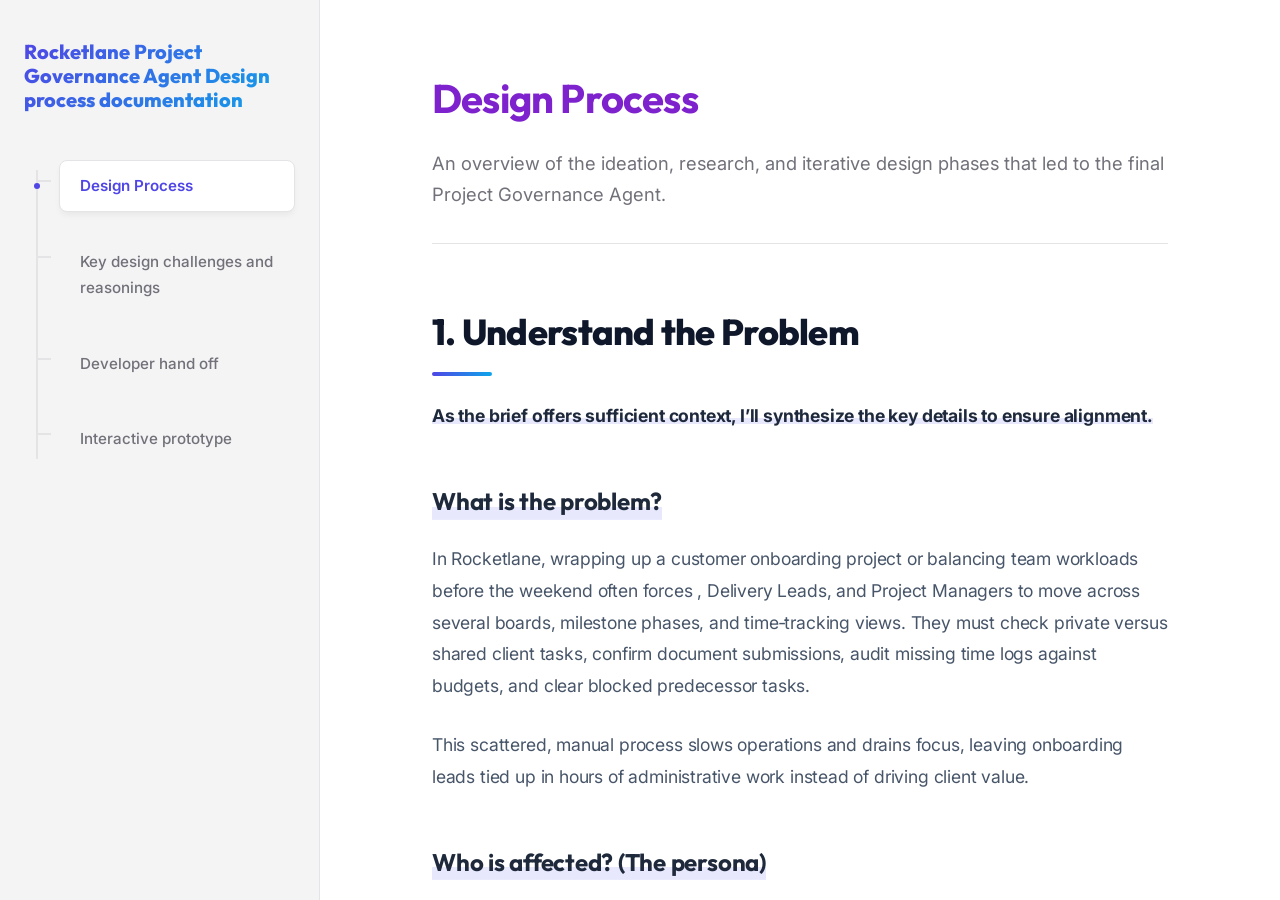
<file: index.html>
<!DOCTYPE html>

<html lang="en">
<head>
<meta charset="utf-8"/>
<meta content="width=device-width, initial-scale=1.0" name="viewport"/>
<title>Design Process - Rocketlane</title>
<link href="styles.css" rel="stylesheet"/>
</head>
<body>
<div class="app-layout">
<aside class="sidebar">
<div class="sidebar-header">
<h1>Rocketlane Project Governance Agent Design process documentation</h1>
</div>
<ul class="tree-menu"><li><a class="active" href="index.html">Design Process</a></li><li><a href="challenges.html">Key design challenges and reasonings</a></li><li><a href="handoff.html">Developer hand off</a></li><li><a href="prototype.html">Interactive prototype</a></li></ul>
</aside>
<main class="content-area">
<div class="page-content">
<header class="page-header">
<h1 class="page-title">Design Process</h1>
<p class="page-description">An overview of the ideation, research, and iterative design phases that led to the final Project Governance Agent.</p>
</header>

<div class="injected-content"><hr dir="auto" id="3ada5000-d76c-8004-9185-e94c7ae859d3"/><h1 class="block-color-blue" data-notion-highlight="blue" dir="auto" id="3ada5000-d76c-8012-a117-d2edfcfb11e2">1. Understand the Problem</h1><p class="" dir="auto" id="3b0a5000-d76c-80ae-a711-f8aef3b7f618"><strong>As the brief offers sufficient context, I’ll synthesize the key details to ensure alignment.</strong></p><h3 class="" dir="auto" id="3b0a5000-d76c-8064-b4ab-d209a358cdc7"><strong>What is the problem?</strong></h3><p class="" dir="auto" id="3b0a5000-d76c-8022-887a-dc1959f2811c">In Rocketlane, wrapping up a customer onboarding project or balancing team workloads before the weekend often forces , Delivery Leads, and Project Managers to move across several boards, milestone phases, and time‑tracking views. They must check private versus shared client tasks, confirm document submissions, audit missing time logs against budgets, and clear blocked predecessor tasks.</p><p class="" dir="auto" id="3b0a5000-d76c-8047-835e-e3f18d74b90f">This scattered, manual process slows operations and drains focus, leaving onboarding leads tied up in hours of administrative work instead of driving client value.</p><h3 class="" dir="auto" id="3ada5000-d76c-8042-ba58-fac2908ce843"><strong>Who is affected? (The persona)</strong></h3><p class="" dir="auto" id="3b0a5000-d76c-80b6-8780-cc8f2fb087b2"><strong>Primary Persona</strong></p><p class="" dir="auto" id="3b0a5000-d76c-8083-b357-d45a14a64918">Product Managers /Delivery lead (Delivery/ Program operations team) </p><p class="" dir="auto" id="3b0a5000-d76c-8082-a0bc-e25a4ce341a0"><strong>Mindset</strong></p><p class="" dir="auto" id="3b0a5000-d76c-8083-b65c-da471197ebb1">Execution‑focused and milestone‑driven: <em>“I care about Time‑to‑Value for my clients, not clicking through endless task cards.”</em></p><h3 class="" dir="auto" id="3b0a5000-d76c-803a-9be7-de77b6da8f40">How are users solving this today in Rocketlane?</h3><p class="" dir="auto" id="3b0a5000-d76c-802a-8146-d90aceb8e3fa">Users rely on manual routines across different Rocketlane views and external tools:</p><ol class="numbered-list" dir="auto" id="3b0a5000-d76c-8007-b3ed-d7f5078981e5" start="1" type="1"><li><strong>Manual Board Audits:</strong> Switch between Kanban, List, and Gantt/Timeline views to spot red-flagged or blocked client tasks.</li></ol><ol class="numbered-list" dir="auto" id="3b0a5000-d76c-8048-b439-e48268db4930" start="2" type="1"><li><strong>Context Switching:</strong> Jump into the Rocketlane <strong>Time Tracking</strong> module to check unsubmitted timesheets, then switch to Slack or email to follow up with team members or clients.</li></ol><ol class="numbered-list" dir="auto" id="3b0a5000-d76c-80cf-8a70-c135c635dcda" start="3" type="1"><li><strong>Manual Overrides:</strong> Click into individual task cards to update statuses, manually adjust logged time, or reassign team members line-by-line.</li></ol><ol class="numbered-list" dir="auto" id="3b1a5000-d76c-80d5-acbf-d4a2f79b3a0f" start="4" type="1"><li><strong>Bulk Update: </strong>Via<strong> </strong>Bulk update tools in list and table views which acts as basic property editors.</li></ol><h3 class="" dir="auto" id="3b0a5000-d76c-8023-af2d-dfc473fb11c1"><strong>Pain Points in Rocketlane</strong></h3><ul class="bulleted-list" dir="auto" id="3b0a5000-d76c-805c-9658-d6412ae48ee3"><li style="list-style-type:disc"><strong>Project Closeout Friction</strong><br/>Managers must move across multiple project phases to check task statuses, subtasks, dependencies, client approvals, and missing timesheets.</li></ul><ul class="bulleted-list" dir="auto" id="3b0a5000-d76c-807e-94c0-dc2c04b22382"><li style="list-style-type:disc"><strong>Resource Workload Rebalancing</strong><br/>Auditing a team member’s task list across several active projects requires manual review of unfinished items and task‑by‑task reassignment.</li></ul><ul class="bulleted-list" dir="auto" id="3b0a5000-d76c-8058-8094-ca761f14e779"><li style="list-style-type:disc"><strong>Bulk Update Limitations</strong><br/>Current bulk update tools act as basic property editors, still forcing managers to go through manual checking of policy violation screen by screen often leads to flawed project accounting .</li></ul><h3 class="" dir="auto" id="3ada5000-d76c-80f8-aa13-d6ed99bdee79"><strong>Impact on Project Operations:</strong></h3><ul class="bulleted-list" dir="auto" id="3b0a5000-d76c-80ec-b932-e864ebb4d3a3"><li style="list-style-type:disc"><strong>High Cognitive Fatigue</strong> <br/>Managers are forced to reconcile scattered task statuses, policy rules, and project metrics across multiple views.</li></ul><ul class="bulleted-list" dir="auto" id="3b0a5000-d76c-80c9-98e5-cf840134f45c"><li style="list-style-type:disc"><strong>Constant Context Switching</strong> <br/>They jump between Kanban boards, resource allocation screens, and time‑tracking modules throughout the day.</li></ul><ul class="bulleted-list" dir="auto" id="3b0a5000-d76c-8046-a6bb-f251716c3fc9"><li style="list-style-type:disc"><strong>Operational Waste</strong> <br/>Hours of leadership time are drained by manual admin work instead of being spent on strategic client outcomes.</li></ul><ul class="bulleted-list" dir="auto" id="3b0a5000-d76c-8006-90df-df54b9e7255d"><li style="list-style-type:disc"><strong>Risk of Inaccuracy</strong> <br/>Bulk‑updating dozens of tasks without automated checks often leads to prematurely closed milestones, unaccountable task assignment, unbilled hours, missed client QA sign‑offs, and flawed project accounting.</li></ul><h3 class="" dir="auto" id="3ada5000-d76c-8080-a5c9-c2dc3b099e45">What success looks like:</h3><p class="" dir="auto" id="3aea5000-d76c-8075-9207-d142e6712eff">An AI-native governance experience embedded directly into Rocketlane that:</p><ul class="bulleted-list" dir="auto" id="3aea5000-d76c-8081-8f6f-e48f120ea329"><li style="list-style-type:disc"><strong>Translates macro Intent into automated execution:</strong> Converts natural language commands (<em>e.g., "Close project XYZ" or "Wrap up John's tasks"</em>) into structured, micro-level actions that replace tedious card-by-card clicks with batch operations.</li></ul><ul class="bulleted-list" dir="auto" id="3aea5000-d76c-802e-8f5b-d6b0526f1c20"><li style="list-style-type:disc"><strong>Eliminates context switching:</strong> Keeps the user centered in a single workspace view, drastically reducing the need to navigate through dozens of sub-menus and individual task screens.</li></ul><ul class="bulleted-list" dir="auto" id="3aea5000-d76c-8009-9cc5-ed35887ed072"><li style="list-style-type:disc"><strong>Reduces cognitive fatigue:</strong> Surfaces complex 4-level policy conflicts upfront through clear visual hierarchies,giving the user complete control and auditability without overwhelming them with text.</li></ul><p class="" dir="auto" id="3aea5000-d76c-8016-8e4b-e007444be814">Which can be measured by:</p><ul class="bulleted-list" dir="auto" id="3aea5000-d76c-80d7-b840-e4c3fe3c3b8c"><li style="list-style-type:disc"><strong>Operational efficiency metrics:</strong><ul class="bulleted-list" dir="auto" id="3aea5000-d76c-805c-aba5-df7b3cd28181"><li style="list-style-type:circle"><strong>Time-to-Resolution (TTR) for Macro Operations</strong>: Average time required to close out a Rocketlane project phase or rebalance resource capacity.</li></ul><ul class="bulleted-list" dir="auto" id="3aea5000-d76c-8053-92a7-f36f95d8e912"><li style="list-style-type:circle"><strong>Task-Click Reduction Rate: </strong>Total manual page views and clicks saved across Rocketlane views.</li></ul></li></ul><ul class="bulleted-list" dir="auto" id="3aea5000-d76c-800c-803d-f7effade4f15"><li style="list-style-type:disc"><strong>Improve User Experience and Cognitive Load Metrices</strong><ul class="bulleted-list" dir="auto" id="3aea5000-d76c-803b-9586-cde4a8cefa9a"><li style="list-style-type:circle"><strong>Conflict Resolution Friction Index (CRFI): </strong>The number of manual interventions required per policy blocker.</li></ul><ul class="bulleted-list" dir="auto" id="3aea5000-d76c-803c-ab28-dbe256cff8fd"><li style="list-style-type:circle"><strong>Context-Switching Frequency: </strong>Number of tab switches between Rocketlane views (Board, Time Tracking, Resource Management) during an audit.  </li></ul></li></ul><h1 class="block-color-blue" data-notion-highlight="blue" dir="auto" id="3ada5000-d76c-8053-9808-dbbee594e487">2. Discover Insights</h1><p class="" dir="auto" id="3aea5000-d76c-8020-899d-ff2e784096b1">To uncover root friction within Rocketlane workflows, research will be structured around qualitative contextual interviews and quantitative analytics benchmarks.<br/><br/><strong>Contextual User Interview Framework</strong></p><ol class="numbered-list" dir="auto" id="3aea5000-d76c-809e-888a-d2db1181f8f7" start="1" type="1"><li><strong>Workflow Bottlenecks &amp; Frequency:</strong><br/>   "When you need to close out a project or rebalance an employee's workload, walk me through the steps you take to ensure all subtasks, dependencies, and time logs are cleared."</li></ol><ol class="numbered-list" dir="auto" id="3aea5000-d76c-800a-b84e-ccc6c3311fb6" start="2" type="1"><li><strong>Policy Discovery Friction:</strong><br/>   "How do you currently find out if a top-level task is blocked by a nested subtask or an unlogged timesheet? Do you discover this before or after attempting to mark it complete?"</li></ol><ol class="numbered-list" dir="auto" id="3aea5000-d76c-8052-8ece-ef07afecb3e6" start="3" type="1"><li><strong>Context Switching &amp; Tool Fragmentation:</strong><br/>   "How many different screens, tabs, or separate tools (e.g., Slack, timesheet app, board views) do you typically open to resolve a single blocked dependency chain?"</li></ol><ol class="numbered-list" dir="auto" id="3aea5000-d76c-8090-8885-c745b3cf120d" start="4" type="1"><li><strong>Trust &amp; Control in Automation</strong><strong>: </strong><br/>   "If an automated assistant offered to resolve multi-level task blockers for you in batch, what specific information or safeguards would you need to see before clicking 'Approve'?"</li></ol><ol class="numbered-list" dir="auto" id="3aea5000-d76c-808c-9906-c51c61b82382" start="5" type="1"><li><strong>Cognitive Load &amp; Time Investment:</strong><br/>   "How much time do you estimate spending per week on manual administrative audits versus strategic project delivery?"</li></ol><h4 class="" dir="auto" id="3ada5000-d76c-80f3-8a3c-c9e6f41aa9aa">Current user Journey:</h4><figure class="image" data-notion-image="image.png" dir="ltr" id="3b1a5000-d76c-805f-89b2-dfd723bf00b0"><a href="image.png"><img src="content/designprocess/image.png" style="width:703.9874877929688px"/></a></figure><h4 class="" dir="auto" id="3aea5000-d76c-80a8-91a5-d86c21717025"><strong>Quantitative Research &amp; Baseline Analytics</strong></h4><table class="simple-table" dir="ltr" id="3aea5000-d76c-8020-9478-eac12baaa4b5"><thead class="simple-table-header"><tr dir="ltr" id="3aea5000-d76c-8053-a057-d1619d47fbc0"><th class="simple-table-header-color simple-table-header" id=";;k_" style="width:239.66666666666666px">Metrices</th><th class="simple-table-header-color simple-table-header" id="TM:&gt;" style="width:276.7874984741211px">What it is </th><th class="simple-table-header-color simple-table-header" id="]hty" style="width:295.5875015258789px">Benchmark Value (Assumed Value)</th></tr></thead><tbody><tr dir="ltr" id="3aea5000-d76c-8073-a5be-c33fedc84184"><td class="" id=";;k_" style="width:239.66666666666666px"><strong>Time-to-Resolution (TTR) for Macro Operations</strong></td><td class="" id="TM:&gt;" style="width:276.7874984741211px">Average time required to close out a project or rebalance a workload.</td><td class="" id="]hty" style="width:295.5875015258789px">~ 45 Minutes per closeout / rebalance workload</td></tr><tr dir="ltr" id="3aea5000-d76c-802c-9932-c6cc79a5fdae"><td class="" id=";;k_" style="width:239.66666666666666px"><strong>Task-Click Reduction Rate</strong></td><td class="" id="TM:&gt;" style="width:276.7874984741211px">Total manual page views/clicks required to handle cascading dependencies</td><td class="" id="]hty" style="width:295.5875015258789px"><strong>85 clicks</strong> (opening cards, checking subtask tabs, viewing predecessor links, entering time logs, toggling status).</td></tr><tr dir="ltr" id="3aea5000-d76c-80d2-8192-e92b7868465d"><td class="" id=";;k_" style="width:239.66666666666666px"><strong>Conflict Resolution Friction Index (CRFI)</strong></td><td class="" id="TM:&gt;" style="width:276.7874984741211px">The number of manual interventions required per policy blocker.</td><td class="" id="]hty" style="width:295.5875015258789px"><strong>4.2 manual interventions</strong> required per policy blocker (encountering blocker → investigating root task → switching to time tracker → updating status).</td></tr><tr dir="ltr" id="3aea5000-d76c-8022-acd0-fe67ff3bf967"><td class="" id=";;k_" style="width:239.66666666666666px"><strong>Context-Switching Frequency</strong></td><td class="" id="TM:&gt;" style="width:276.7874984741211px">Number of tab/board switches performed during a project closeout or workload audit.</td><td class="" id="]hty" style="width:295.5875015258789px"><strong>14 screen/tab switches</strong> (jumping between Kanban board, task detail modals, timesheets, and messaging channels to coordinate dependencies).</td></tr></tbody></table><h1 class="block-color-blue" data-notion-highlight="blue" dir="auto" id="3b1a5000-d76c-80ec-b47a-fdc6e5ab1f61">3. Define Opportunity:</h1><h4 class="" dir="auto" id="3b1a5000-d76c-80dc-aa92-d162a1c46e53"><strong>From Research to Design Strategy</strong> </h4><p class="" dir="auto" id="3b1a5000-d76c-808c-a192-e2989935fd05">The core operational failure was reframed as a business problem, mapped to human intent through Jobs‑to‑Be‑Done (JTBD), and visualized with an Opportunity Solution Tree (OST).</p><aside class="block-color-gray_background callout" data-notion-callout="" data-notion-callout-background="gray_background" data-notion-callout-icon="🎯" dir="ltr" id="3b1a5000-d76c-80c7-9dff-ebfe4a1537e0" style="white-space:pre-wrap;display:flex"><div style="font-size:1.5em"><span class="icon" data-emoji="🎯"></span></div><div style="width:100%"><h4 class="" dir="auto" id="3b1a5000-d76c-8058-ba2f-d2043b177591"><strong>Problem Statement  </strong></h4><p class="" dir="auto" id="3b1a5000-d76c-8049-a4f3-ec53325e041a">Closing a project phase or rebalancing workloads in Rocketlane forces managers to jump across fragmented views to audit tasks, approvals, and time logs.<br/>Bulk edit tools remain basic property editors, creating friction and errors by requiring manual checkbox updates without policy validation<strong>.</strong></p><p class="" dir="auto" id="3b1a5000-d76c-802c-85b2-c72e2050ae37">This creates two critical failures:</p><ul class="bulleted-list" dir="auto" id="3b1a5000-d76c-80ed-86a9-e4c438305fa6"><li style="list-style-type:disc"><strong>Operational Friction</strong>: Managers burn hours on card‑by‑card admin work, draining focus and delaying Time‑to‑Value.</li></ul><ul class="bulleted-list" dir="auto" id="3b1a5000-d76c-8026-8dd9-e875466c9475"><li style="list-style-type:disc"><strong>Data and Accounting Risk</strong>: Blind bulk updates without policy checks lead to prematurely closed milestones, unbilled hours, missed QA sign‑offs, and corrupted logs.</li></ul></div></aside><p class="" dir="auto" id="3b1a5000-d76c-8056-a1c4-c9417f7bc4e6"><strong>Jobs‑to‑Be‑Done (JTBD)</strong></p><ul class="bulleted-list" dir="auto" id="3b1a5000-d76c-808f-b9d3-dca5cb9d0661"><li style="list-style-type:disc"><strong>Primary Job (Closeout &amp; Workload Rebalancing)</strong><br/>When wrapping up a project phase or balancing workloads before the weekend, I want automated policy checks, time log audits, and capacity‑aware reassignments in one command, so I can ensure accuracy without clicking through dozens of task cards.</li></ul><ul class="bulleted-list" dir="auto" id="3b1a5000-d76c-80b7-81f8-f53b7aa9dac7"><li style="list-style-type:disc"><strong>Supporting Jobs</strong><ul class="bulleted-list" dir="auto" id="3b1a5000-d76c-802c-8b01-c3d11083d17c"><li style="list-style-type:circle"><strong>Project Closeout</strong>: Automatically surface and resolve blockers, unlogged time, pending QA, missing client uploads, so projects aren’t closed incomplete or hours left unbilled.</li></ul><ul class="bulleted-list" dir="auto" id="3b1a5000-d76c-80cc-bf44-f153ec5d5554"><li style="list-style-type:circle"><strong>Workload Rebalancing</strong>: Get intelligent, capacity‑aware reallocation suggestions with quick manual overrides, so sprint tasks can be redistributed in seconds while keeping control.</li></ul><ul class="bulleted-list" dir="auto" id="3b1a5000-d76c-80d4-a470-cd5e3442afef"><li style="list-style-type:circle"><strong>Human‑in‑the‑Loop Governance</strong>: When batch updates run, I want clear visibility into changes and inline tools to adjust values, so I never feel like critical data is being handled by a black box.</li></ul></li></ul><h3 class="" dir="auto" id="3b1a5000-d76c-8032-8e2a-ce0042066430">Opportunity Solution Tree (OST)</h3><p class="" dir="auto" id="3b1a5000-d76c-80bc-a93f-e9edf1d0850b">The Opportunity Solution Tree maps the primary business outcome directly to identified user opportunities and the corresponding AI-native feature capabilities designed in the prototype:</p><figure class="image" data-notion-image="OSTmap.png" dir="ltr" id="3b1a5000-d76c-80be-800c-c7aac8070b7b"><a href="OSTmap.png"><img src="content/designprocess/OSTmap.png" style="width:703.9750366210938px"/></a></figure><h3 class="" dir="auto" id="3b1a5000-d76c-80b4-b9d3-c12ec96a6ea7">Why Agent AI - Policy Governance Agent (Aligning with Rocketlane Nitro):</h3><p class="" dir="auto" id="3b1a5000-d76c-8004-bc6c-e34d583a0830">Traditional flow forces managers to grind through micro‑actions card by card. Rocketlane’s agentic AI framework (<strong>Nitro</strong>) shifts this from manual execution to intent‑driven delegation.</p><p class="" dir="auto" id="3b1a5000-d76c-8037-9233-d576e402087a">An <strong>AI Governance Agent</strong> is the right fit for project closeouts and workload rebalancing for three reasons:</p><ol class="numbered-list" dir="auto" id="3b1a5000-d76c-8027-b622-ebff8a25aeac" start="1" type="1"><li><strong>Native Fit with Nitro</strong><br/>Nitro is built around specialized agents that handle operations and enforce governance. Extending it with a <strong>Governance &amp; Triage Agent</strong> turns Nitro into an execution engine that clears policy blockers across projects.</li></ol><ol class="numbered-list" dir="auto" id="3b1a5000-d76c-80a0-bdea-d0fbfa7624c8" start="2" type="1"><li><strong>Cross‑Module Reasoning vs. Static Bulk Edit</strong><br/>Bulk edit tools may only touch a single table view. An AI Agent carries context across Rocketlane’s modules: Kanban, Resource Allocation, Time Tracking and applies policy rules like unlogged timesheets, pending QA, or dependency links before making changes.</li></ol><ol class="numbered-list" dir="auto" id="3b1a5000-d76c-808c-837a-df83b7af7053" start="3" type="1"><li><strong>Hybrid Automation with Human Control</strong><br/>Instead of opaque text responses, the agent pairs natural language intent with <strong>interactive UI cards</strong>. Managers see conflicts instantly and can override or adjust values before approving changes, keeping governance transparent and under control.</li></ol><h3 class="" dir="auto" id="3b1a5000-d76c-8073-8eb8-d7bd2758599e"><strong>Key Workflow Shift: Legacy vs. AI-Native Rocketlane</strong></h3><figure class="image" data-notion-image="image%201.png" dir="ltr" id="3b1a5000-d76c-80f4-9099-c07585a33550"><a href="image%201.png"><img src="content/designprocess/image%201.png" style="width:703.9874877929688px"/></a></figure><h3 class="" dir="auto" id="3b1a5000-d76c-80e1-b6d5-ffff35129a20"><strong>Key Opportunity Statements &amp; JTBD</strong></h3><ul class="bulleted-list" dir="auto" id="3b1a5000-d76c-80f2-9a99-cf153c76e2fc"><li style="list-style-type:disc"><strong>JTBD 1 (Project Closeout):</strong> <em>"When I need to mark an onboarding phase complete in Rocketlane, I want to execute all cascading dependency checks, timesheet audits, and milestone validations in one action, so that I can lock project accounting without clicking through dozens of cards."</em></li></ul><ul class="bulleted-list" dir="auto" id="3b1a5000-d76c-8029-91ef-eab1848ea2e5"><li style="list-style-type:disc"><strong>JTBD 2 (Capacity-Aware Workload Rebalancing):</strong> <em>"When a team member is overloaded or out of office, I want Rocketlane to surface their open tasks and suggest capacity-aware team reassignments, so that I can rebalance sprint workloads in seconds."</em></li></ul><ul class="bulleted-list" dir="auto" id="3b1a5000-d76c-8005-baeb-ec9475e492b2"><li style="list-style-type:disc"><strong>JTBD 3 (Governance &amp; Manual Override):</strong> <em>"When automated rules resolve project blockers, I want full visibility into what changed and the ability to manually override time entries or team assignments directly in the chat card.</em></li></ul><table class="simple-table" dir="ltr" id="3b1a5000-d76c-805d-ab3f-ea4394e79c5e"><thead class="simple-table-header"><tr dir="ltr" id="3b1a5000-d76c-80bd-ac59-df277324b25b"><th class="simple-table-header-color simple-table-header" id=";;k_" style="width:239.66666666666666px">Metrices</th><th class="simple-table-header-color simple-table-header" id="TM:&gt;" style="width:276.7874984741211px">What it is </th><th class="simple-table-header-color simple-table-header" id="]hty" style="width:295.5875015258789px">Benchmark Value (Assumed Value)</th><th class="simple-table-header-color simple-table-header" id="hd[P">Target Value<br/>(Project Governance Agent)</th></tr></thead><tbody><tr dir="ltr" id="3b1a5000-d76c-805f-8299-cc673e6f5d09"><td class="" id=";;k_" style="width:239.66666666666666px"><strong>Time-to-Resolution (TTR) for Macro Operations</strong></td><td class="" id="TM:&gt;" style="width:276.7874984741211px">Average time required to close out a project or rebalance a workload.</td><td class="" id="]hty" style="width:295.5875015258789px">~ 45 Minutes per closeout / rebalance workload</td><td class="" id="hd[P"><strong>&lt; 2 Minutes</strong> per operation</td></tr><tr dir="ltr" id="3b1a5000-d76c-803b-acd1-e54c274ca404"><td class="" id=";;k_" style="width:239.66666666666666px"><strong>Task-Click Reduction Rate</strong></td><td class="" id="TM:&gt;" style="width:276.7874984741211px">Total manual page views/clicks required to handle cascading dependencies</td><td class="" id="]hty" style="width:295.5875015258789px"><strong>85 clicks</strong> (opening cards, checking subtask tabs, viewing predecessor links, entering time logs, toggling status).</td><td class="" id="hd[P"><strong>3–5 clicks</strong> (intent prompt + inline override/approval).</td></tr><tr dir="ltr" id="3b1a5000-d76c-80f5-aaee-ca49fe3851f5"><td class="" id=";;k_" style="width:239.66666666666666px"><strong>Conflict Resolution Friction Index (CRFI)</strong></td><td class="" id="TM:&gt;" style="width:276.7874984741211px">The number of manual interventions required per policy blocker.</td><td class="" id="]hty" style="width:295.5875015258789px"><strong>4.2 manual interventions</strong> required per policy blocker (encountering blocker → investigating root task → switching to time tracker → updating status).</td><td class="" id="hd[P"><strong>1 inline action</strong> (direct manual edit or auto-suggested resolution).</td></tr><tr dir="ltr" id="3b1a5000-d76c-807c-8c34-d9bbe4d901a7"><td class="" id=";;k_" style="width:239.66666666666666px"><strong>Context-Switching Frequency</strong></td><td class="" id="TM:&gt;" style="width:276.7874984741211px">Number of tab/board switches performed during a project closeout or workload audit.</td><td class="" id="]hty" style="width:295.5875015258789px"><strong>14 screen/tab switches</strong> (jumping between Kanban board, task detail modals, timesheets, and messaging channels to coordinate dependencies).</td><td class="" id="hd[P"><strong>0 switches</strong> (100% contained within the AI Agent workspace).</td></tr></tbody></table><h1 class="block-color-blue" data-notion-highlight="blue" dir="auto" id="3b1a5000-d76c-80ce-9503-f4e527a3bcfe">4. Design &amp; Iterate:</h1><p class="" dir="auto" id="3b1a5000-d76c-80a9-903c-f724fa75fa6d">As an enterprise AI agent comprehends massive amounts of underlying data and complex cross-project interactions, I defined core architectural principles to solve this complexity, ensuring managers are never overwhelmed by data while retaining full operational control.</p><ul class="bulleted-list" dir="auto" id="3b1a5000-d76c-806e-964f-ca7206448df6"><li style="list-style-type:disc"><strong>Progressive Disclosure and Cognitive Chunking</strong> <br/>Loading dozens of task statuses and warnings in one response overwhelms managers. Summarize at the macro level first (<em>“1 project blocked”</em>), with deeper details hidden inside collapsible UI cards that expand only when needed.</li></ul><ul class="bulleted-list" dir="auto" id="3b1a5000-d76c-8035-afce-ca3e295dcb2c"><li style="list-style-type:disc"><strong>Explainable AI with Provenance Cards</strong> <br/>Managers won’t trust automated reassignments or time suggestions without transparency. Every recommendation should carry a clear reasoning badge (e.g., <em>“Suggested 2.5h based on historical average”</em> or <em>“Reassigned to Cameron, 15% bandwidth remaining”</em>).</li></ul><ul class="bulleted-list" dir="auto" id="3b1a5000-d76c-805a-84b8-df56cd79c7e3"><li style="list-style-type:disc"><strong>Hybrid Automation with Direct Manipulation</strong> <br/>Text‑only outputs force “take it or leave it” decisions. Pair automated defaults with inline input fields and dropdowns inside chat cards, so managers can tweak hours or assignees instantly without leaving the thread.</li></ul><ul class="bulleted-list" dir="auto" id="3b1a5000-d76c-8086-ac1f-fe4a5f008d1c"><li style="list-style-type:disc"><strong>Fail‑Safe Governance and Auditability</strong> <br/>Batch updates risk corrupting records or skipping approvals. Enforce mandatory override reasons and pre‑execution confirmation modals before changes go live, ensuring accountability and audit trails.</li></ul><h3 class="" dir="auto" id="3b1a5000-d76c-8097-b9c8-c249312d6160">Proposed User Flow for Project closeout “Mark all my projects completed”:</h3><figure class="image" data-notion-image="image%202.png" dir="ltr" id="3b1a5000-d76c-807b-a921-d01202bbb2f4"><a href="image%202.png"><img src="content/designprocess/image%202.png" style="width:704px"/></a></figure><h4 class="" dir="auto" id="3b1a5000-d76c-8072-aa09-c273b41713f4">Key Highlights:</h4><ul class="bulleted-list" dir="auto" id="3b1a5000-d76c-80f3-ae40-cc5208e05f04"><li style="list-style-type:disc"><strong>Demonstrates User Autonomy:</strong> The flow does not forces managers in a “black-box” automated decision, it allows managers/leads to choose between high-speed automation and precise manual control.</li></ul><ul class="bulleted-list" dir="auto" id="3b1a5000-d76c-801e-82e6-c89b51304b62"><li style="list-style-type:disc"><strong>Proves Multi-Level Dependency Handling:</strong> Multi level dependency handling: Flow illustrates how resolving a single Level 4 root cause automatically unblocks Level 3 subtasks, Level 2 milestones, and the Level 1 parent project.</li></ul><ul class="bulleted-list" dir="auto" id="3b1a5000-d76c-802c-a757-ee6ac2b7a0d4"><li style="list-style-type:disc"><strong>5-Second Undo Safety Toast:</strong> Acts as a frictionless safety net by holding backend execution for 5 seconds immediately after a user confirms a bulk action, allowing instant one-click cancellations before any real database changes occur without slowing down power users with confirmation modals.</li></ul><h3 class="" dir="auto" id="3b1a5000-d76c-8028-a47c-fe418df1c95c">Proposed User Flow for Workload Rebalancing “Wrap Lisa’s Work With in Friday ”:</h3><figure class="image" data-notion-image="image%203.png" dir="ltr" id="3b1a5000-d76c-800b-97a5-f0182f745019"><a href="image%203.png"><img src="content/designprocess/image%203.png" style="width:704px"/></a></figure><h4 class="" dir="auto" id="3b1a5000-d76c-8079-bfd6-e8195f5b3699">Key Highlights:</h4><ul class="bulleted-list" dir="auto" id="3b1a5000-d76c-8025-ac76-e8908fb3f267"><li style="list-style-type:disc"><strong>Capacity‑Aware AI Reasoning</strong> <br/>The agent doesn’t reassign tasks blindly. It factors in live sprint bandwidth before suggesting new owners, ensuring workloads stay balanced.</li></ul><ul class="bulleted-list" dir="auto" id="3b1a5000-d76c-80b4-a93f-d8f7e7fa377a"><li style="list-style-type:disc"><strong>Proactive Downstream Communication</strong> <br/>Resolving workload friction automatically triggers team notifications via Slack or email so everyone stays aligned without extra manual steps.</li></ul><h4 class="" dir="auto" id="3b1a5000-d76c-80c3-83ed-c9c3587cb843">Final Customer journey:<br/></h4><figure class="image" data-notion-image="image%204.png" dir="ltr" id="3b1a5000-d76c-8060-a3bb-c8d20c856386"><a href="image%204.png"><img src="content/designprocess/image%204.png" style="width:704px"/></a></figure><h3 class="" dir="auto" id="3b1a5000-d76c-8046-943d-ee756b50ac91">Iterations:</h3><p class="" dir="auto" id="3b1a5000-d76c-806d-83d3-f9904505f52d">During the design phase, three distinct visual layouts were prototyped to determine the most effective way to present multi-level project blockers without causing cognitive overload for Engagement Managers.</p><p class="" dir="auto" id="3b1a5000-d76c-8058-9b4f-e3d342ada8be"><strong>Iteration 1: Horizontal Policy Board (Linear Triage)</strong></p><ul class="bulleted-list" dir="auto" id="3b1a5000-d76c-8075-a8b3-d808cdb01b1e"><li style="list-style-type:disc"><strong>Concept:</strong> Organizes issues into step-by-step columns: <em>1. Root Policy Violations</em>, <em>2. Dependent Blocked Tasks</em>, and <em>3. Target Output</em>.</li></ul><ul class="bulleted-list" dir="auto" id="3b1a5000-d76c-806f-8167-c2838da800b2"><li style="list-style-type:disc"><strong>Key Insight:</strong> While it cleanly separates root causes from downstream effects, horizontal scrolling across enterprise screens created unnecessary friction during rapid triage.</li></ul><figure class="image" data-notion-image="Screenshot_2026-08-03_073147.png" dir="ltr" id="3b1a5000-d76c-806d-b97b-f8313e7383bd"><a href="Screenshot_2026-08-03_073147.png"><img src="content/designprocess/Screenshot_2026-08-03_073147.png" style="width:703.9874877929688px"/></a></figure><p class="" dir="auto" id="3b1a5000-d76c-8012-a0c3-f9b523756871"><strong>Iteration 2: Interactive Timeline Cascade (Gantt Schedule View)</strong></p><ul class="bulleted-list" dir="auto" id="3b1a5000-d76c-8073-aeb9-ec2545a0eccd"><li style="list-style-type:disc"><strong>Concept:</strong> Maps root-cause delays onto a horizontal schedule timeline, showing how <code>TSK-302</code> delays <code>PRJ-102 Project Closeout</code>.</li></ul><ul class="bulleted-list" dir="auto" id="3b1a5000-d76c-80b9-b39c-c50f1d74f305"><li style="list-style-type:disc"><strong>Key Insight:</strong> Highly effective for time-sensitive scheduling, but it hid actionable micro-controls (such as direct time logging inputs and policy override buttons) behind extra hover and click states.</li></ul><figure class="image" data-notion-image="Screenshot_2026-08-03_073412.png" dir="ltr" id="3b1a5000-d76c-8093-a6e0-de1ab7cb627a"><a href="Screenshot_2026-08-03_073412.png"><img src="content/designprocess/Screenshot_2026-08-03_073412.png" style="width:703.9874877929688px"/></a></figure><p class="" dir="auto" id="3b1a5000-d76c-80c2-9740-deecc6448239"><strong>Iteration 3: Node Topology Canvas (Visual Dependency Mapping)</strong></p><ul class="bulleted-list" dir="auto" id="3b1a5000-d76c-809e-8e2d-ffe4bbf00678"><li style="list-style-type:disc"><strong>Concept:</strong> Renders a vertical node diagram (<code>Level 1 Project</code> → <code>Level 2 Milestone</code> → <code>Level 3 Subtask</code>) on an infinite dot-grid canvas.</li></ul><ul class="bulleted-list" dir="auto" id="3b1a5000-d76c-8009-af8a-d8bbd2a42aaf"><li style="list-style-type:disc"><strong>Key Insight:</strong> Excellent for macro topology visualization, but forcing users onto a full-screen canvas detached them from Rocketlane's primary conversational workspace, adding unnecessary visual noise.</li></ul><figure class="image" data-notion-image="Screenshot_2026-08-03_073437.png" dir="ltr" id="3b1a5000-d76c-8059-b343-d7ecddf555a1"><a href="Screenshot_2026-08-03_073437.png"><img src="content/designprocess/Screenshot_2026-08-03_073437.png" style="width:703.9874877929688px"/></a></figure><p class="" dir="auto" id="3b1a5000-d76c-80c5-97bb-da98f8ef6e99"><strong>Iteration 4: Conversational Triage Matrix (Currently Implemented)</strong></p><figure class="image" data-notion-image="Screenshot_2026-08-03_074820.png" dir="ltr" id="3b1a5000-d76c-806b-8fde-f5d68c28b277"><a href="Screenshot_2026-08-03_074820.png"><img src="content/designprocess/Screenshot_2026-08-03_074820.png" style="width:703.9750366210938px"/></a></figure><h3 class="" dir="auto" id="3b1a5000-d76c-800a-bf19-e6ccc7c0ec2e">Why the Final Conversational Matrix Won (Key Highlights and UX features)</h3><p class="" dir="auto" id="3b1a5000-d76c-8054-a62b-d1c64721dc8a">Testing these explorations led directly to the final <strong>3-Turn Conversational Matrix</strong> layout:</p><ul class="bulleted-list" dir="auto" id="3b1a5000-d76c-8079-833e-da81cf666461"><li style="list-style-type:disc">Low learning curve, Simple spatial complexity (Standard grid/columns) and best for Action-first triage &amp; policy-based organization</li></ul><ul class="bulleted-list" dir="auto" id="3b1a5000-d76c-802c-a86f-e9cb35986405"><li style="list-style-type:disc"><strong>4-Level Visual Hierarchy:</strong><ul class="bulleted-list" dir="auto" id="3b1a5000-d76c-8045-b91b-f2db4a8c45e6"><li style="list-style-type:circle">Displays the explicit parent-to-child dependency chain (<code>L1 Project</code> → <code>L2 Milestone</code> → <code>L3 Subtask</code> → <code>L4 Root Cause</code>) so managers instantly understand <em>why</em> a project closeout is halted.</li></ul></li></ul><ul class="bulleted-list" dir="auto" id="3b1a5000-d76c-80a6-8d54-ff47724961ce"><li style="list-style-type:disc"><strong>Progressive Disclosure &amp; Cognitive Chunking:</strong><ul class="bulleted-list" dir="auto" id="3b1a5000-d76c-808a-846c-ce751a7c1b3c"><li style="list-style-type:circle">Replaces overwhelming multi-tab navigation with a structured, single-card layout that highlights only active policy violations, drastically reducing cognitive load.</li></ul></li></ul><ul class="bulleted-list" dir="auto" id="3b1a5000-d76c-8042-a0ad-f41cba0ef896"><li style="list-style-type:disc"><strong>Direct Maneuverable (Human-in-the-Loop Controls):</strong><ul class="bulleted-list" dir="auto" id="3b1a5000-d76c-8053-babc-e16943658ffe"><li style="list-style-type:circle">Integrates editable input fields (e.g., live <code>[ 02:30 ]</code> time log boxes) and capacity-aware team reassignment dropdowns right inside the chat card for instant micro-adjustments.</li></ul></li></ul><ul class="bulleted-list" dir="auto" id="3b1a5000-d76c-80b3-9426-f12486ca220a"><li style="list-style-type:disc"><strong>Cascading Auto-Resolution Engine:</strong><ul class="bulleted-list" dir="auto" id="3b1a5000-d76c-803e-85c7-d68a37d4a564"><li style="list-style-type:circle">Resolving the root-cause blocker at <code>L4</code> automatically clears and updates all parent dependencies up to <code>L1</code>, transitioning the matrix into an emerald <strong>Resolved State</strong> with zero manual overhead.</li></ul></li></ul><ul class="bulleted-list" dir="auto" id="3b1a5000-d76c-8038-ac2a-ee02552f79ad"><li style="list-style-type:disc"><strong>Dual Resolution Pathways:</strong><ul class="bulleted-list" dir="auto" id="3b1a5000-d76c-8088-9e3b-d265b409bef0"><li style="list-style-type:circle">Empowers managers to choose between a <strong>1-Click Auto-Resolution</strong> (AI calculates historical time averages) and an <strong>Interactive Inspection Path</strong> (manual review and override).</li></ul></li></ul><ul class="bulleted-list" dir="auto" id="3b1a5000-d76c-8003-b22d-e854e274e944"><li style="list-style-type:disc"><strong>Zero View Switches:</strong> Managers get complete visibility into 4-level deep dependency chains and instant, editable controls without jumping to external Gantt charts or spatial node canvases.</li></ul><h1 class="block-color-blue" data-notion-highlight="blue" dir="auto" id="3b1a5000-d76c-8017-958d-dbf4bd085307">5. Validate</h1><p class="" dir="auto" id="3b1a5000-d76c-80c1-b40b-f82cd381769e"><strong>Prototype Testing &amp; Feedback</strong><br/>The solution was validated using a high-fidelity interactive web prototype simulating Rocketlane's UI environment, complete with real-time conversational states, animated thinking indicators, dynamic card transitions, and editable time input fields with real users:</p><ul class="bulleted-list" dir="auto" id="3b1a5000-d76c-804a-a000-cc431d10b015"><li style="list-style-type:disc"><strong>Competitor Tool Power Users (no of users=2):</strong> Compared the 3-turn triage flow against traditional bulk-edit/Gantt workflows in Jira and Asana for speed and clarity. </li></ul><ul class="bulleted-list" dir="auto" id="3b1a5000-d76c-80de-90e8-c89fb8368af1"><li style="list-style-type:disc"><strong>UX/Product Designers (n of users =1):</strong> Validated visual hierarchy, cognitive load, and human-in-the-loop control patterns.</li></ul><ul class="bulleted-list" dir="auto" id="3b1a5000-d76c-80cd-af10-fa9d263ecec9"><li style="list-style-type:disc"><strong>Domain-Experienced Project &amp; Program Managers (no of users =2): </strong>Evaluated business logic, policy override safety, and real-world applicability of the time log calculations.</li></ul><p class="" dir="auto" id="3b1a5000-d76c-8070-9fb2-e0de98d8ddb8"><strong>What Works well:</strong></p><ul class="bulleted-list" dir="auto" id="3b1a5000-d76c-80ae-ab58-c9871fd07cbd"><li style="list-style-type:disc"><strong>Control vs. Automation</strong> <br/>Onboarding managers preferred interactive cards embedded in the chat stream over text‑only AI. Editable input fields turned the AI from an unpredictable black box into a trusted co‑pilot.</li></ul><ul class="bulleted-list" dir="auto" id="3b1a5000-d76c-802b-820a-cccbff76fd57"><li style="list-style-type:disc"><strong>Compliance and Audit Trails</strong> <br/>Adding an Admin Governance Override reason field met enterprise compliance needs for force‑approving blocked tasks.</li></ul><ul class="bulleted-list" dir="auto" id="3b1a5000-d76c-80da-97c6-f2678749037f"><li style="list-style-type:disc"><strong>At‑a‑Glance Scannability</strong> <br/>Color‑coded status tokens Coral for Blocked, Amber for Action Required, Emerald for Resolved, let managers scan project health in seconds.</li></ul><p class="" dir="auto" id="3b1a5000-d76c-802b-9159-daec12f48dbb"><strong>Areas to Improve (Yet to Implement):</strong></p><ul class="bulleted-list" dir="auto" id="3b1a5000-d76c-80f7-9f82-ca735b16b027"><li style="list-style-type:disc">Edge Case: Missing Historical Logging Data<ul class="bulleted-list" dir="auto" id="3b1a5000-d76c-80ae-83ec-d3160b6d8b13"><li style="list-style-type:circle">Problem: What if the AI cannot calculate an expected time log for a novel task type due to lack of historical data?</li></ul><ul class="bulleted-list" dir="auto" id="3b1a5000-d76c-804c-9dd9-f38f55fcf083"><li style="list-style-type:circle">Fail safe design: <br/>The agent gracefully falls back to the manual inspection path, highlighting the input field with a prompt: <code>No historical baseline found • Please input estimated hours manually</code></li></ul></li></ul><h1 class="block-color-blue" data-notion-highlight="blue" dir="auto" id="3b1a5000-d76c-80e7-866f-d061b875d0b5">6. Measure and Learn</h1><h3 class="" dir="auto" id="3b1a5000-d76c-80a7-b378-dbc8f27cc075">Measure: </h3><p class="" dir="auto" id="3b1a5000-d76c-808d-bbbc-f149ffa1818a"><strong>Post-Launch Impact Framework</strong></p><p class="" dir="auto" id="3b1a5000-d76c-80e3-a561-fa8b58599d13">Once deployed to Rocketlane enterprise accounts, impact will be tracked against baseline operational metrics:</p><table class="simple-table" dir="ltr" id="3b1a5000-d76c-8088-9bf1-d3634f1d800c"><thead class="simple-table-header"><tr dir="ltr" id="3b1a5000-d76c-80d1-958b-dfcb8793f924"><th class="simple-table-header-color simple-table-header" id=";;k_" style="width:239.66666666666666px">Metrices</th><th class="simple-table-header-color simple-table-header" id="]hty" style="width:295.5875015258789px">Benchmark Value (Assumed Value)</th><th class="simple-table-header-color simple-table-header" id="hd[P">Target Value<br/>(Project Governance Agent)</th><th class="simple-table-header-color simple-table-header" id="?G@q">Projected Value</th></tr></thead><tbody><tr dir="ltr" id="3b1a5000-d76c-80b9-aab7-ecb28d41547a"><td class="" id=";;k_" style="width:239.66666666666666px"><strong>Time-to-Resolution (TTR) for Macro Operations</strong></td><td class="" id="]hty" style="width:295.5875015258789px">~ 45 Minutes per closeout / rebalance workload</td><td class="" id="hd[P"><strong>&lt; 2 Minutes</strong> per operation</td><td class="" id="?G@q"><strong>1.5 mins (-96.6%)</strong></td></tr><tr dir="ltr" id="3b1a5000-d76c-802b-9c44-cc3dc8a79cc8"><td class="" id=";;k_" style="width:239.66666666666666px"><strong>Task-Click Reduction Rate</strong></td><td class="" id="]hty" style="width:295.5875015258789px"><strong>85 clicks</strong> (opening cards, checking subtask tabs, viewing predecessor links, entering time logs, toggling status).</td><td class="" id="hd[P"><strong>3–5 clicks</strong> (intent prompt + inline override/approval).</td><td class="" id="?G@q"><strong>3 Clicks</strong>  (-96.4%)</td></tr><tr dir="ltr" id="3b1a5000-d76c-8060-b66d-ca7376b23e5c"><td class="" id=";;k_" style="width:239.66666666666666px"><strong>Conflict Resolution Friction Index (CRFI)</strong></td><td class="" id="]hty" style="width:295.5875015258789px"><strong>4.2 manual interventions</strong> required per policy blocker (encountering blocker → investigating root task → switching to time tracker → updating status).</td><td class="" id="hd[P"><strong>1 inline action</strong> (direct manual edit or auto-suggested resolution).</td><td class="" id="?G@q">-</td></tr><tr dir="ltr" id="3b1a5000-d76c-8065-aeb0-fba5164d9e7d"><td class="" id=";;k_" style="width:239.66666666666666px"><strong>Context-Switching Frequency</strong></td><td class="" id="]hty" style="width:295.5875015258789px"><strong>14 screen/tab switches</strong> (jumping between Kanban board, task detail modals, timesheets, and messaging channels to coordinate dependencies).</td><td class="" id="hd[P"><strong>0 switches</strong> (100% contained within the AI Agent workspace).</td><td class="" id="?G@q"><strong>0 switches</strong> (100% contained within the AI Agent workspace).</td></tr></tbody></table><h4 class="" dir="auto" id="3b1a5000-d76c-807b-8b5c-e2c773e959b5">Learn:</h4><p class="" dir="auto" id="3b1a5000-d76c-80bd-b356-dcc904bf5c73">Two features were implemented to track adoption and maintain oversight:</p><ul class="bulleted-list" dir="auto" id="3b1a5000-d76c-804c-b738-e4a55835f1fa"><li style="list-style-type:disc"><strong>Agent Introduction</strong>: Delivered through a coachmark or pop‑over to guide managers at first use.</li></ul><ul class="bulleted-list" dir="auto" id="3b1a5000-d76c-8062-8d55-d7e2aebdf630"><li style="list-style-type:disc"><strong>Inline Survey</strong>: Triggered after the <em>“Mark My Projects Completed”</em> action, capturing immediate feedback in context.</li></ul><p class="" dir="auto" id="3b1a5000-d76c-8005-801d-de511d1655ff"><strong>Micro‑CSAT and In‑Context Sentiment Tracking</strong></p><ul class="bulleted-list" dir="auto" id="3b1a5000-d76c-80d8-ba59-d20f62af5722"><li style="list-style-type:disc"><strong>Inline Feedback Placement</strong>: A passive micro‑survey sits inside the Emerald Resolved Card at task completion, avoiding disruptive pop‑ups.</li></ul><ul class="bulleted-list" dir="auto" id="3b1a5000-d76c-800f-b89c-fb0351b76e65"><li style="list-style-type:disc"><strong>Dual Signal Capture</strong>:<ul class="bulleted-list" dir="auto" id="3b1a5000-d76c-80dc-bb07-e416262ff000"><li style="list-style-type:circle">Thumbs Up/Down to measure AI accuracy (<em>“Did the agent fix the right root cause?”</em>).</li></ul><ul class="bulleted-list" dir="auto" id="3b1a5000-d76c-803f-8f82-fc7bdfb45543"><li style="list-style-type:circle">1–5 Customer Effort Score (Customer Effort Score) to measure workflow friction (<em>“How effortless was this compared to manual edits?”</em>).</li></ul></li></ul><ul class="bulleted-list" dir="auto" id="3b1a5000-d76c-802a-9b55-e91db7e876a8"><li style="list-style-type:disc"><strong>Target Benchmark</strong>: Maintain &gt;90% positive accuracy on auto‑resolved blockers and keep CES below 1.5/5.</li></ul><p class="" dir="auto" id="3b1a5000-d76c-8057-aab2-fa2f74cf4f8b"><strong>Feature Discovery and Adoption Mechanics</strong></p><ul class="bulleted-list" dir="auto" id="3b1a5000-d76c-8000-bb36-fdc1419d39cf"><li style="list-style-type:disc"><strong>Contextual Discovery Toast</strong>: A lightweight, coach mark/popover on assistant icon (<em>“✨ Meet the Governance Agent: Audit and resolve blockers in seconds”</em>).</li></ul><ul class="bulleted-list" dir="auto" id="3b1a5000-d76c-8036-895b-d5d670a5a5bb"><li style="list-style-type:disc"><strong>Core Telemetry Metrics</strong>:<ul class="bulleted-list" dir="auto" id="3b1a5000-d76c-803c-829e-fe3d3e39bce0"><li style="list-style-type:circle"><strong>Discovery CTR</strong>: Tracks how many managers click to test conversational commands versus sticking with traditional navigation.</li></ul><ul class="bulleted-list" dir="auto" id="3b1a5000-d76c-80c0-8222-fcb1ed7f4eae"><li style="list-style-type:circle"><strong>Path Preference Distribution</strong>: Monitors adoption shift between Path A (1‑Click Auto‑Resolve) and Path B (Manual Inspection).</li></ul><ul class="bulleted-list" dir="auto" id="3b1a5000-d76c-806a-a552-cae07b6c3ef8"><li style="list-style-type:circle"><strong>14‑Day Repeat Usage</strong>: Measures whether managers return to conversational triage for weekly closeouts, validating lasting behavior change.</li></ul></li></ul></div>

<nav class="pagination"><div></div><a class="page-btn next" href="challenges.html"><span class="btn-label">Next Page</span><span class="btn-title">Key design challenges and reasonings</span></a></nav>
</div>
</main>
</div>
<script src="script.js"></script><div class="lightbox-modal" id="lightbox-modal"><span class="lightbox-close">×</span><img class="lightbox-content" id="lightbox-img"/></div></body>
</html>
</file>
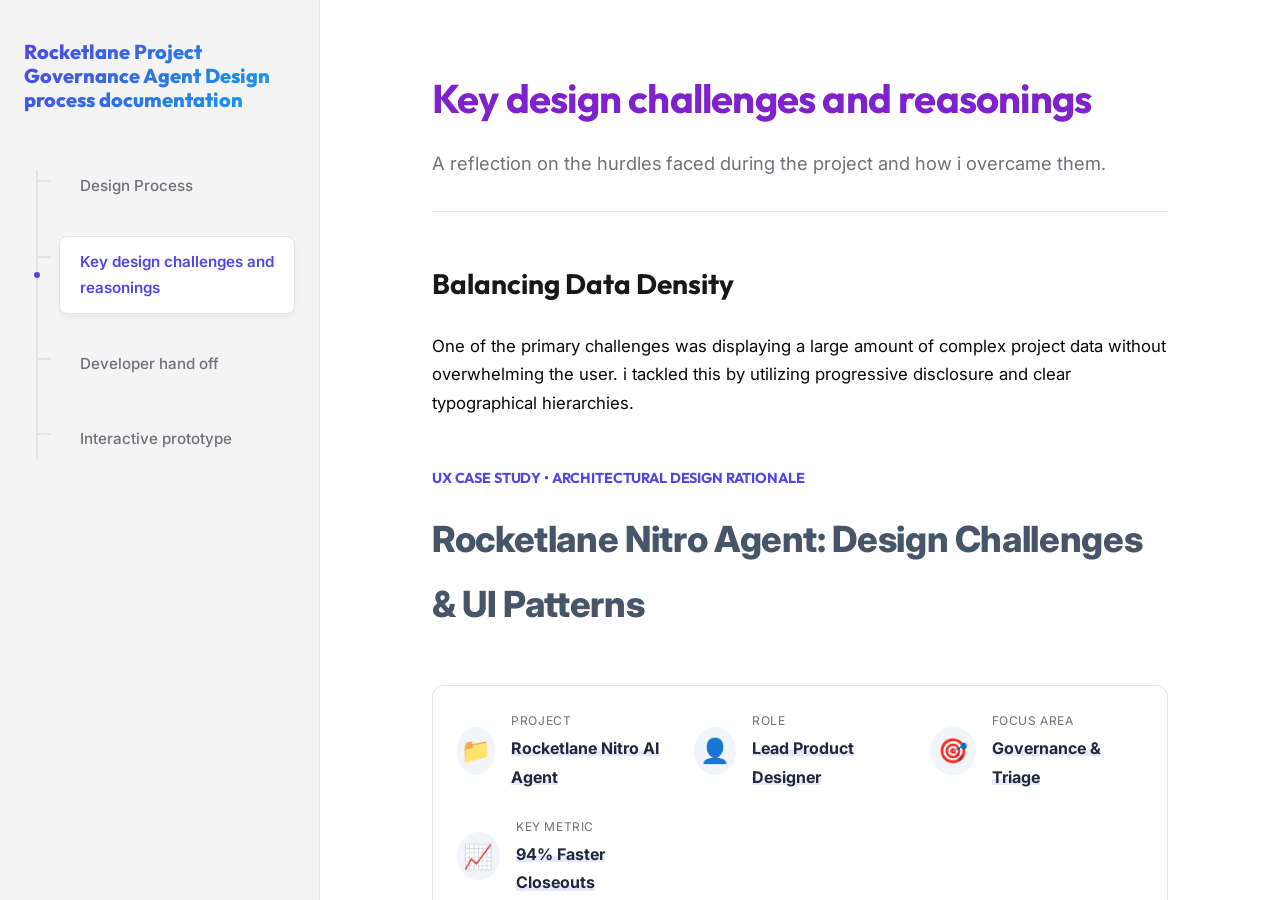
<file: challenges.html>
<!DOCTYPE html>

<html lang="en">

<head>
    <meta charset="utf-8" />
    <meta content="width=device-width, initial-scale=1.0" name="viewport" />
    <title>Design Challenges - Rocketlane</title>
    <link href="styles.css" rel="stylesheet" />
</head>

<body>
    <div class="app-layout">
        <aside class="sidebar">
            <div class="sidebar-header">
                <h1>Rocketlane Project Governance Agent Design process documentation</h1>
            </div>
            <ul class="tree-menu">
                <li><a href="index.html">Design Process</a></li>
                <li><a class="active" href="challenges.html">Key design challenges and reasonings</a></li>
                <li><a href="handoff.html">Developer hand off</a></li>
                <li><a href="prototype.html">Interactive prototype</a></li>
            </ul>
        </aside>
        <main class="content-area">
            <div class="page-content">
                <header class="page-header">
                    <h1 class="page-title">Key design challenges and reasonings</h1>
                    <p class="page-description">A reflection on the hurdles faced during the project and how i overcame
                        them.</p>
                </header>
                <section class="content-section">
                    <h2>Balancing Data Density</h2>
                    <p>One of the primary challenges was displaying a large amount of complex project data without
                        overwhelming the user. i tackled this by utilizing progressive disclosure and clear
                        typographical hierarchies.</p>
                    <div class="injected-content">
                        <h1 class="eyebrow-heading">UX CASE STUDY • ARCHITECTURAL DESIGN RATIONALE</h1>
                        <p class="subtitle">Rocketlane Nitro Agent: Design Challenges &amp; UI Patterns</p>
                        <div class="meta-bar">
                            <div class="meta-item"><span class="meta-icon">📁</span><div><span>PROJECT</span><strong>Rocketlane Nitro AI Agent</strong></div></div>
                            <div class="meta-item"><span class="meta-icon">👤</span><div><span>ROLE</span><strong>Lead Product Designer</strong></div></div>
                            <div class="meta-item"><span class="meta-icon">🎯</span><div><span>FOCUS AREA</span><strong>Governance &amp; Triage</strong></div></div>
                            <div class="meta-item"><span class="meta-icon">📈</span><div><span>KEY METRIC</span><strong>94% Faster Closeouts</strong></div></div>
                        </div>
                        <h2>Overview</h2>
                        <p>Designing AI for enterprise project management tools carries significant risk. While AI
                            errors in consumer apps are minor annoyances, mistakes in platforms like Rocketlane can
                            corrupt billable hours, break project budgets, or accidentally archive live client projects.
                            Below is a breakdown of the 5 key design challenges, UI patterns, and trade-offs engineered
                            to maintain complete human-in-the-loop control.</p>
                        <h2>Design Challenges &amp; Solution Architectures</h2>
                        
                        <div class="challenge-block">
                            <div class="challenge-header">
                                <div class="challenge-number">1</div>
                                <h3>Building User Trust in Autonomous Workflows</h3>
                            </div>
                            <div class="challenge-content">
                                <p><strong class="label-problem">The Problem:</strong> Early prototypes executed commands like “Mark all projects completed” instantly, causing user mistrust on live client data.</p>
                                <p><strong class="label-solution">The Solution:</strong> Implemented a mandatory 2-step audit preview pattern stopping execution before database writes, offering dual paths (Auto-Resolve vs. Inspect Details).</p>
                            </div>
                            <!-- Project Closeout Audit UI Image -->
                            <img class="doc-image" src="images/challenges/image2.png" alt="Project Closeout Audit UI" />
                            <div class="rationale">
                                <div class="rationale-icon">💡</div>
                                <div><strong>Rationale:</strong> Turning the AI from an autonomous worker into a transparent assistant creates complete data safety and increases user adoption.</div>
                            </div>
                        </div>
                        <div class="challenge-block">
                            <div class="challenge-header">
                                <div class="challenge-number">2</div>
                                <h3>Context Switching Across Multiple Tabs</h3>
                            </div>
                            <div class="challenge-content">
                                <p><strong class="label-problem">The Problem:</strong> Resolving policy blockers forced users to open separate browser tabs for tasks, timesheets, and boards.</p>
                                <p><strong class="label-solution">The Solution:</strong> Built direct inline editability into the chat card component. Users can adjust time entries or reassign team members inside the chat stream.</p>
                            </div>
                            <!-- Conflict Matrix and Task Breakdown Images -->
                            <img class="doc-image" src="images/challenges/image3.png" alt="Conflict Matrix UI" />
                            <img class="doc-image" src="images/challenges/image4.png" alt="Task Breakdown UI" />
                            <div class="rationale">
                                <div class="rationale-icon">💡</div>
                                <div><strong>Rationale:</strong> Reduced total click overhead for project closeouts from 84 clicks down to 3.</div>
                            </div>
                        </div>
                        
                        <div class="challenge-block">
                            <div class="challenge-header">
                                <div class="challenge-number">3</div>
                                <h3>Opaque Subtask &amp; Dependency Blockers</h3>
                            </div>
                            <div class="challenge-content">
                                <p><strong class="label-problem">The Problem:</strong> Generic error messages obscured deep multi-level dependency chains.</p>
                                <p><strong class="label-solution">The Solution:</strong> Visualized a 4-level nested dependency hierarchy inside the card: Project (L1) → Milestone (L2) → Task (L3) → Root Cause (L4).</p>
                            </div>
                            <!-- Nested Dependency Table Image -->
                            <img class="doc-image" src="images/challenges/image5.png" alt="Nested Dependency UI" />
                            <div class="rationale">
                                <div class="rationale-icon">💡</div>
                                <div><strong>Rationale:</strong> Lets managers pinpoint the exact root cause in seconds without digging through sub-menus.</div>
                            </div>
                        </div>
                        <div class="challenge-block">
                            <div class="challenge-header">
                                <div class="challenge-number">4</div>
                                <h3>Instant Bulk Action Risk &amp; Safety Nets</h3>
                            </div>
                            <div class="challenge-content">
                                <p><strong class="label-problem">The Problem:</strong> Destructive bulk updates needed a safety net without modal pop-ups slowing down power users.</p>
                                <p><strong class="label-solution">The Solution:</strong> Engineered a 5-second deferred execution toast banner with an active countdown timer and immediate "Undo" capability.</p>
                            </div>
                            <!-- Deferred Execution Toast Image -->
                            <img class="doc-image" src="images/challenges/image6.png" alt="Deferred Execution UI" />
                            <div class="rationale">
                                <div class="rationale-icon">💡</div>
                                <div><strong>Rationale:</strong> Holds backend execution for 5 seconds post-confirmation, providing speed with zero modal friction.</div>
                            </div>
                        </div>
                        
                        <div class="challenge-block">
                            <div class="challenge-header">
                                <div class="challenge-number">5</div>
                                <h3>Feature Discovery Without Workspace Disruption</h3>
                            </div>
                            <div class="challenge-content">
                                <p><strong class="label-problem">The Problem:</strong> Pop-up modals are dismissed instantly by busy users without reading.</p>
                                <p><strong class="label-solution">The Solution:</strong> Integrated a top-bar banner ('Meet the Governance Agent') alongside inline micro-surveys post-execution.</p>
                            </div>
                            <!-- Top-Bar Banner Feature Discovery Image -->
                            <img class="doc-image" src="images/challenges/image7.png" alt="Feature Discovery UI" />
                            <div class="rationale">
                                <div class="rationale-icon">💡</div>
                                <div><strong>Rationale:</strong> Respects the user's workspace while collecting real-time operational feedback.</div>
                            </div>
                        </div>
                        <h2>Summary of Design Trade-offs</h2>
                        <table>
                            <thead>
                                <tr>
                                    <th>Chosen Approach</th>
                                    <th>Alternative Considered</th>
                                    <th>Why Rejected</th>
                                    <th>Final Outcome</th>
                                </tr>
                            </thead>
                            <tbody>
                                <tr>
                                    <td><strong>Audit Preview Card</strong></td>
                                    <td>Full AI Auto-Pilot</td>
                                    <td>Users fear loss of control and corrupted data.</td>
                                    <td>Data safety &amp; high user trust.</td>
                                </tr>
                                <tr>
                                    <td><strong>Inline Chat Card Edits</strong></td>
                                    <td>Redirect to Task Tabs</td>
                                    <td>High cognitive fatigue and too many open tabs.</td>
                                    <td>96% click reduction (84 → 3 clicks).</td>
                                </tr>
                                <tr>
                                    <td><strong>Undo Control</strong></td>
                                    <td>Modal Confirmation Popup</td>
                                    <td>Extra modal popups slow down power users.</td>
                                    <td>Fast execution with instant safety net.</td>
                                </tr>
                                <tr>
                                    <td><strong>Top-Bar Banner</strong></td>
                                    <td>Center Pop-Up Modal</td>
                                    <td>Users dismiss pop-ups without reading.</td>
                                    <td>Higher organic adoption without disruption.</td>
                                </tr>
                            </tbody>
                        </table>
                    </div>
                </section>
                <nav class="pagination"><a class="page-btn prev" href="index.html"><span class="btn-label">Previous
                            Page</span><span class="btn-title">Design Process</span></a><a class="page-btn next"
                        href="handoff.html"><span class="btn-label">Next Page</span><span class="btn-title">Developer
                            hand off</span></a></nav>
            </div>
        </main>
    </div>
    <script src="script.js"></script>
    <div class="lightbox-modal" id="lightbox-modal"><span class="lightbox-close">×</span><img class="lightbox-content"
            id="lightbox-img" /></div>
</body>

</html>
</file>
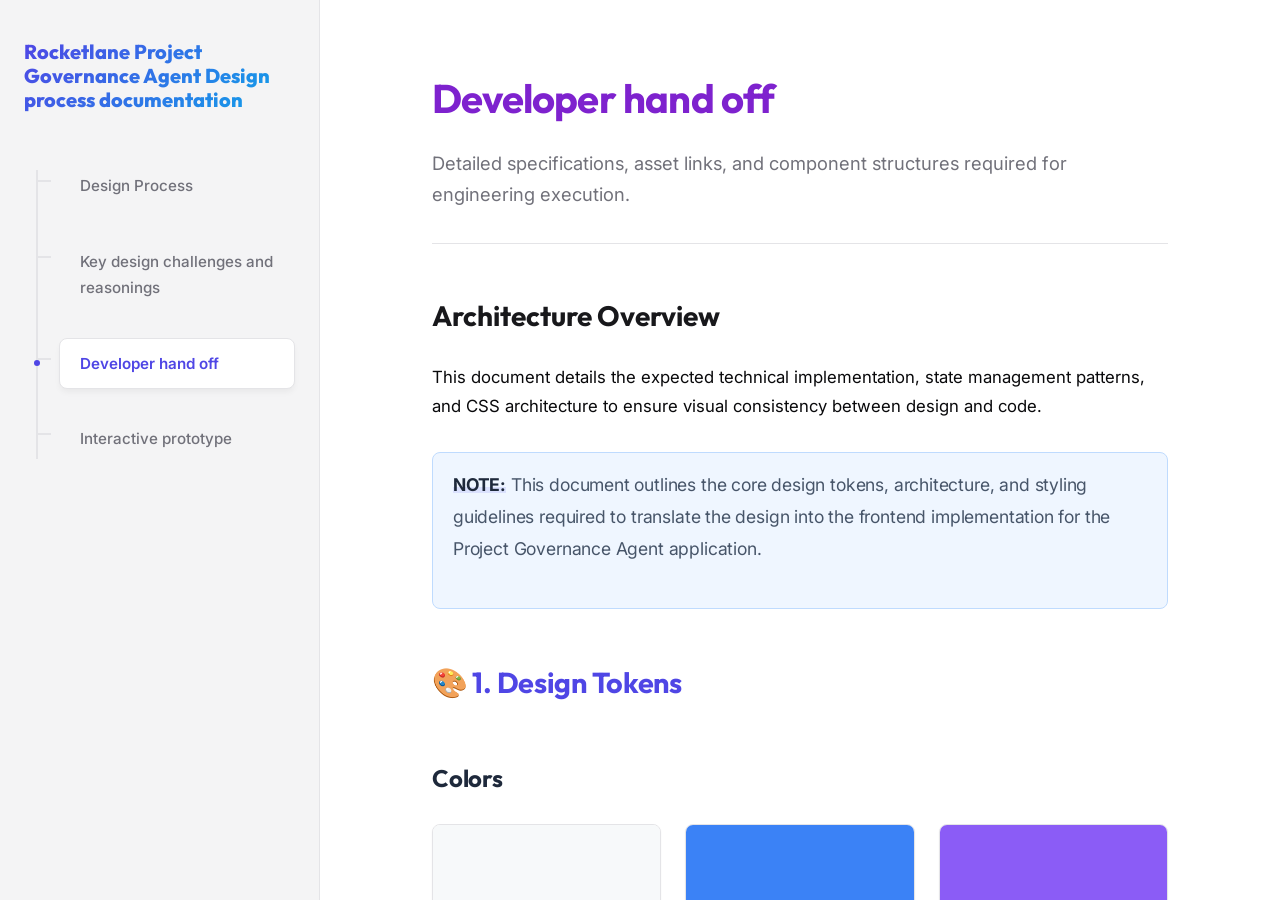
<file: handoff.html>
<!DOCTYPE html>

<html lang="en">
<head>
<meta charset="utf-8"/>
<meta content="width=device-width, initial-scale=1.0" name="viewport"/>
<title>Developer Handoff - Rocketlane</title>
<link href="styles.css" rel="stylesheet"/>
</head>
<body>
<div class="app-layout">
<aside class="sidebar">
<div class="sidebar-header">
<h1>Rocketlane Project Governance Agent Design process documentation</h1>
</div>
<ul class="tree-menu"><li><a href="index.html">Design Process</a></li><li><a href="challenges.html">Key design challenges and reasonings</a></li><li><a class="active" href="handoff.html">Developer hand off</a></li><li><a href="prototype.html">Interactive prototype</a></li></ul>
</aside>
<main class="content-area">
<div class="page-content">
<header class="page-header">
<h1 class="page-title">Developer hand off</h1>
<p class="page-description">Detailed specifications, asset links, and component structures required for engineering execution.</p>
</header>
<section class="content-section">
<h2>Architecture Overview</h2>
<p>This document details the expected technical implementation, state management patterns, and CSS architecture to ensure visual consistency between design and code.</p>
<div class="injected-content">

  <div class="callout-note">
    <p><strong>NOTE:</strong> This document outlines the core design tokens, architecture, and styling guidelines required to translate the design into the frontend implementation for the Project Governance Agent application.</p>
  </div>

  <h2>🎨 1. Design Tokens</h2>
  
  <h3>Colors</h3>
  <div class="color-grid">
    <div class="color-card">
      <div class="color-swatch" style="background-color: #f7f9fa; border-bottom: 1px solid #e2e8f0;"></div>
      <div class="color-details">
        <span class="color-name">Background</span>
        <code>#f7f9fa</code>
      </div>
    </div>
    <div class="color-card">
      <div class="color-swatch" style="background-color: #3b82f6;"></div>
      <div class="color-details">
        <span class="color-name">Primary Accent</span>
        <code>#3b82f6</code>
      </div>
    </div>
    <div class="color-card">
      <div class="color-swatch" style="background-color: #8b5cf6;"></div>
      <div class="color-details">
        <span class="color-name">Governance Purple</span>
        <code>#8b5cf6</code>
      </div>
    </div>
    <div class="color-card">
      <div class="color-swatch" style="background-color: #10b981;"></div>
      <div class="color-details">
        <span class="color-name">Success Green</span>
        <code>#10b981</code>
      </div>
    </div>
    <div class="color-card">
      <div class="color-swatch" style="background-color: #f59e0b;"></div>
      <div class="color-details">
        <span class="color-name">Warning Yellow</span>
        <code>#f59e0b</code>
      </div>
    </div>
    <div class="color-card">
      <div class="color-swatch" style="background-color: #ef4444;"></div>
      <div class="color-details">
        <span class="color-name">Destructive Red</span>
        <code>#ef4444</code>
      </div>
    </div>
  </div>

  <h3>Typography</h3>
  <ul>
    <li><strong>Font Family:</strong> <code>'Inter', -apple-system, sans-serif</code></li>
    <li><strong>Headings (H1/H2):</strong> <code>1.25rem - 1.75rem</code>, Semi-bold / Bold</li>
    <li><strong>Body Text:</strong> <code>1rem (16px)</code>, Regular</li>
    <li><strong>Small Text/Labels:</strong> <code>0.75rem - 0.85rem</code>, Medium</li>
  </ul>

  <h3>Shadows & Elevation</h3>
  <ul>
    <li><strong>Card Default:</strong> <code>0 1px 3px rgba(0,0,0,0.05)</code></li>
    <li><strong>Hover Elevation:</strong> <code>0 4px 6px rgba(0,0,0,0.05)</code></li>
    <li><strong>Floating Element (Modals):</strong> <code>0 10px 15px -3px rgba(0,0,0,0.1)</code></li>
  </ul>

  <h3>Radii & Spacing</h3>
  <ul>
    <li><strong>Standard Cards:</strong> 12px or 16px</li>
    <li><strong>Small Elements:</strong> 6px or 8px</li>
    <li><strong>Input Fields/Pills:</strong> 24px (fully rounded)</li>
    <li><strong>Spacing Scale:</strong> Micro (4-8px), Base (12-16px), Macro (24-48px)</li>
  </ul>

  <h2>🏗️ 2. Component Architecture</h2>
  <p>This section maps the component hierarchy to the React component tree.</p>
  
  <div class="doc-image-container">
    <img src="images/handoff/page3_img1.jpeg" alt="Component Architecture Diagram" style="max-width: 100%; border-radius: 8px; margin: 1rem 0; cursor: zoom-in; border: 1px solid #e2e8f0;">
  </div>

  <h3>Component Guidelines</h3>
  <ul>
    <li><strong>Sidebar (Global):</strong> 64px fixed width on Desktop. Sticks to left side.</li>
    <li><strong>AssistantView:</strong> Centered flexbox for search bar, CSS Grid for agent cards.</li>
    <li><strong>GovernanceChatLayout:</strong> Two-pane layout replacing main content area. Secondary sidebar width: 320px.</li>
    <li><strong>GovernanceAgent (Chat Interface):</strong>
      <ul>
        <li><strong>User Message:</strong> Dark background (<code>#1e293b</code>), white text, right-aligned.</li>
        <li><strong>Agent Message:</strong> White background, left-aligned, subtle border.</li>
        <li><strong>Thinking Indicators:</strong> Collapsible accordion rows (<code>ThoughtBadge</code>).</li>
      </ul>
    </li>
  </ul>

  <h2>🚀 3. Assets & Iconography</h2>
  <p>Icon Library: <code>lucide-react</code> is used universally.</p>
  <ul>
    <li><code>Sparkles</code>: AI / Agent interventions</li>
    <li><code>CheckCircle2</code>: Task completion</li>
    <li><code>AlertCircle</code>: Warnings / Risk</li>
  </ul>
  
  <div class="callout-tip">
    <p><strong>TIP:</strong> Ensure you are using <code>lucide-react</code> for all vector assets to maintain stroke-width consistency (default 2px stroke, rounded caps and joins).</p>
  </div>

  <h2>💻 4. Development Notes</h2>
  <ul>
    <li><strong>State Management:</strong> Uses hoisted React state in <code>App.jsx</code> (projects, tasks, chatSessions).</li>
    <li><strong>CSS Methodology:</strong> Semantic CSS in <code>index.css</code> for layout structure; inline styles for dynamic sub-components.</li>
    <li><strong>Responsiveness:</strong> Breakpoints defined at 768px (Tablet) and 480px (Mobile).</li>
  </ul>

</div>




<nav class="pagination"><a class="page-btn prev" href="challenges.html"><span class="btn-label">Previous Page</span><span class="btn-title">Key design challenges and reasonings</span></a><a class="page-btn next" href="prototype.html"><span class="btn-label">Next Page</span><span class="btn-title">Interactive prototype</span></a></nav>
<script src="script.js"></script><div class="lightbox-modal" id="lightbox-modal"><span class="lightbox-close">×</span><img class="lightbox-content" id="lightbox-img"/></div></body>
</html>
</file>
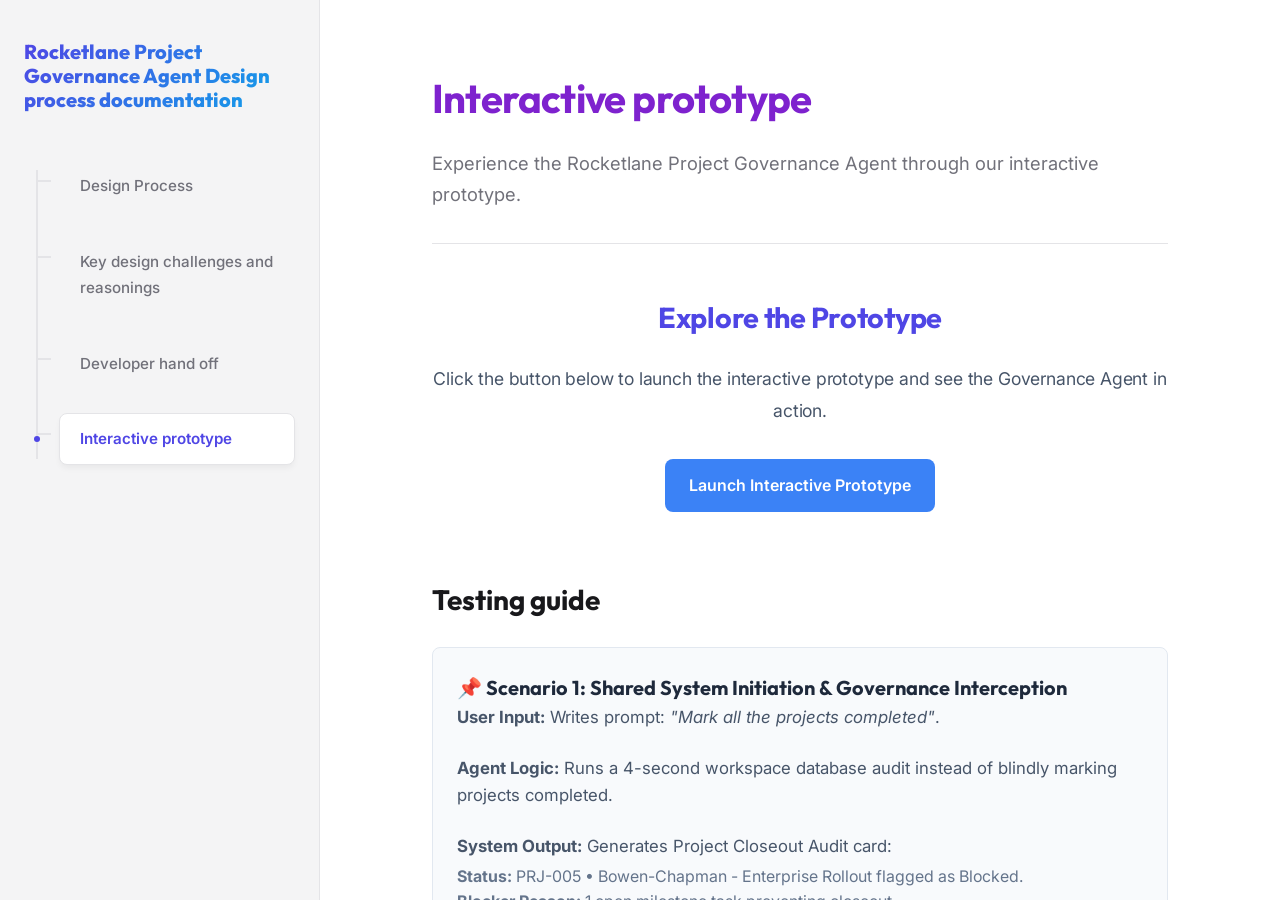
<file: prototype.html>
<!DOCTYPE html>
<html lang="en">
<head>
<meta charset="utf-8"/>
<meta content="width=device-width, initial-scale=1.0" name="viewport"/>
<title>Interactive Prototype - Rocketlane</title>
<link href="styles.css" rel="stylesheet"/>
</head>
<body>
<div class="app-layout">
<aside class="sidebar">
<div class="sidebar-header">
<h1>Rocketlane Project Governance Agent Design process documentation</h1>
</div>
<ul class="tree-menu">
<li><a href="index.html">Design Process</a></li>
<li><a href="challenges.html">Key design challenges and reasonings</a></li>
<li><a href="handoff.html">Developer hand off</a></li>
<li><a class="active" href="prototype.html">Interactive prototype</a></li>
</ul>
</aside>
<main class="content-area">
<div class="page-content">
<header class="page-header">
<h1 class="page-title">Interactive prototype</h1>
<p class="page-description">Experience the Rocketlane Project Governance Agent through our interactive prototype.</p>
</header>
<section class="content-section">
<div class="injected-content" style="text-align: center; margin-top: 2rem;">
<h2>Explore the Prototype</h2>
<p style="margin-bottom: 2rem;">Click the button below to launch the interactive prototype and see the Governance Agent in action.</p>
<a href="https://roketlane-assignment-submission.vercel.app/" target="_blank" rel="noopener noreferrer" style="display: inline-block; background-color: #3b82f6; color: white; padding: 12px 24px; border-radius: 8px; text-decoration: none; font-weight: 600; font-size: 1rem; transition: background-color 0.2s;">Launch Interactive Prototype</a>
</div>

<div class="testing-guide" style="margin-top: 4rem; text-align: left;">
<h2>Testing guide</h2>

<div class="scenario-card" style="background-color: #f8fafc; border: 1px solid #e2e8f0; border-radius: 8px; padding: 1.5rem; margin-top: 1.5rem; line-height: 1.6;">
<h3 style="margin-top: 0; color: #1e293b; font-size: 1.25rem;">📌 Scenario 1: Shared System Initiation & Governance Interception</h3>
<p style="color: #475569; margin-bottom: 1.5rem;"><strong>User Input:</strong> Writes prompt: <em>"Mark all the projects completed"</em>.</p>
<p style="color: #475569; margin-bottom: 1.5rem;"><strong>Agent Logic:</strong> Runs a 4-second workspace database audit instead of blindly marking projects completed.</p>
<p style="color: #475569; margin-bottom: 1.5rem;"><strong>System Output:</strong> Generates Project Closeout Audit card:<br>
<span style="color: #64748b; font-size: 0.95em; display: inline-block; margin-top: 0.25rem;"><strong>Status:</strong> PRJ-005 • Bowen-Chapman - Enterprise Rollout flagged as Blocked.<br>
<strong>Blocker Reason:</strong> 1 open milestone task preventing closeout.<br>
<strong>Action Paths:</strong> Presents dual options (Auto-resolve blockers & complete vs. Inspect PRJ-005 details).</span></p>

<h4 style="margin-top: 1.5rem; color: #334155; font-size: 1.1rem; border-bottom: 1px solid #e2e8f0; padding-bottom: 0.5rem;">Branch A: Manual Inspection & Nested Triage Flow</h4>
<ul style="list-style-type: none; padding-left: 0; color: #334155; margin: 0; margin-top: 1rem;">
<li style="margin-bottom: 1rem;">
<strong>Step 1 — Deep Inspection:</strong><br>
<span style="display: inline-block; margin-top: 0.25rem;"><strong>Action:</strong> User clicks <strong>Inspect PRJ-005 details</strong>.<br>
<strong>Agent Logic:</strong> Executes a 10-second dependency lookup down to root cause level.</span>
</li>
<li style="margin-bottom: 1rem;">
<strong>Step 2 — 4-Level Conflict Matrix Rendering:</strong><br>
<span style="display: inline-block; margin-top: 0.25rem;"><strong>Agent Output:</strong> Renders the Conflict Matrix (Triage Flow) table:<br>
<span style="color: #64748b; font-size: 0.95em; display: inline-block; margin-top: 0.25rem; background-color: #f1f5f9; padding: 0.5rem; border-radius: 4px; border: 1px solid #e2e8f0;">
L1 Project: PRJ-005 (Blocked)<br>
L2 Milestone: MST-001 (Blocked)<br>
L3 Subtask: TSK-0003 (Blocked)<br>
L4 Root Cause: TSK-0004 • Starter Kit Walkthrough (Violation: 0.00h logged) with explicit input/resolve action controls (02:30 | Resolved).
</span></span>
</li>
<li style="margin-bottom: 1rem;">
<strong>Step 3 — Explicit Manual Action:</strong><br>
<span style="display: inline-block; margin-top: 0.25rem;"><strong>Action:</strong> User triggers command: <em>"Resolve TSK-0004 + Starter Kit Walkthrough by logging the time as 02:30"</em>.</span>
</li>
<li style="margin-bottom: 1rem;">
<strong>Step 4 — Final Closeout State:</strong><br>
<span style="display: inline-block; margin-top: 0.25rem;"><strong>Agent Logic:</strong> Updates time log for TSK-0004 (8 seconds), clears dependency blockers across all 4 levels, and marks all active projects as completed.<br>
<strong>Agent Output:</strong> Displays all-green Conflict Matrix (Triage flow) state (Resolved: Time logged) followed by an inline micro-survey (Was this resolution accurate?).</span>
</li>
</ul>

<h4 style="margin-top: 1.5rem; color: #334155; font-size: 1.1rem; border-bottom: 1px solid #e2e8f0; padding-bottom: 0.5rem;">Branch B: One-Click Autonomous Auto-Resolve Flow</h4>
<ul style="list-style-type: none; padding-left: 0; color: #334155; margin: 0; margin-top: 1rem;">
<li style="margin-bottom: 1rem;">
<strong>Step 1 — Direct Auto-Resolve Trigger:</strong><br>
<span style="display: inline-block; margin-top: 0.25rem;"><strong>Action:</strong> User clicks <strong>Auto-resolve blockers & complete</strong> directly on the audit card.</span>
</li>
<li style="margin-bottom: 1rem;">
<strong>Step 2 — Autonomous Time Calculation:</strong><br>
<span style="display: inline-block; margin-top: 0.25rem;"><strong>Agent Logic:</strong> Processes for 10 seconds, calculates expected missing time based on historical logging averages (deriving 02:30 hours), logs time on behalf of the user, and closes all projects.</span>
</li>
<li style="margin-bottom: 0;">
<strong>Step 3 — Instant Resolution & Feedback:</strong><br>
<span style="display: inline-block; margin-top: 0.25rem;"><strong>Agent Output:</strong> Renders the identical all-green Conflict Matrix (Triage flow) showing all 4 dependency levels resolved, accompanied by the completion message and feedback micro-survey.</span>
</li>
</ul>
</div>

<div class="scenario-card" style="background-color: #f8fafc; border: 1px solid #e2e8f0; border-radius: 8px; padding: 1.5rem; margin-top: 1.5rem; line-height: 1.6;">
<h3 style="margin-top: 0; color: #1e293b; font-size: 1.25rem;">📌 Scenario 2: Rebalancing Workload ("Wrap Lisa's work within this week")</h3>
<p style="color: #475569; margin-bottom: 1.5rem;">This flow demonstrates how the agent handles team workload audits and offers both an automated fast-path and full manual control.</p>

<ul style="list-style-type: none; padding-left: 0; color: #334155; margin: 0;">
<li style="margin-bottom: 1rem;">
<strong>Step 1:</strong> Enter or click the sample prompt: <em>"Wrap Lisa's work within this week"</em>.
</li>
<li style="margin-bottom: 1rem;">
<strong>Step 2:</strong> Review the <strong>Lisa's Workload Audit</strong> card that appears after the 4-second audit.
</li>
<li style="margin-bottom: 1rem;">
<strong>Step 3:</strong> Test one of two available decision branches:
<ul style="list-style-type: disc; padding-left: 1.5rem; margin-top: 0.75rem; margin-bottom: 0;">
<li style="margin-bottom: 0.75rem;">
<strong>Option A (1-Click Autonomous Path):</strong> Click <strong>Auto-assign to team</strong>.<br>
<span style="color: #64748b; font-size: 0.95em; display: inline-block; margin-top: 0.25rem;"><em>What to watch for:</em> The agent automatically calculates sprint capacity, logs pending hours, reassigns tasks to low-bandwidth team members, and renders a clean Task Reassignment Matrix.</span>
</li>
<li style="margin-bottom: 0.75rem;">
<strong>Option B (Granular Inspection Path):</strong> Click <strong>Inspect & adjust Lisa's tasks</strong>.<br>
<span style="color: #64748b; font-size: 0.95em; display: inline-block; margin-top: 0.25rem;"><em>What to watch for:</em> The agent renders interactive forms with hour inputs and team capacity dropdowns. Type: <code style="background-color: #e2e8f0; padding: 2px 4px; border-radius: 4px; font-size: 0.9em;">log 2.5h to TSK-0217, assign TSK-0218 to Cameron Fisher other TSK-0219 to April Frost</code> to see explicit manual overrides resolve into the matrix.</span>
</li>
</ul>
</li>
<li style="margin-bottom: 0;">
<strong>Step 4 (Fallback Handling):</strong> Type <em>"Notify Lisa via Slack"</em> to see how the system gracefully handles missing third-party integrations with explicit non-blocking warning states.
</li>
</ul>
</div>
</div>
</section>
<nav class="pagination"><a class="page-btn prev" href="handoff.html"><span class="btn-label">Previous Page</span><span class="btn-title">Developer hand off</span></a><div></div></nav>
</div>
</main>
</div>
<script src="script.js"></script>
<div class="lightbox-modal" id="lightbox-modal"><span class="lightbox-close">×</span><img class="lightbox-content" id="lightbox-img"/></div>
</body>
</html>
</file>
<file: styles.css>
@import url('https://fonts.googleapis.com/css2?family=Inter:wght@300;400;500;600&family=Outfit:wght@500;700;800&display=swap');

:root {
    --primary-color: #4f46e5;
    --primary-hover: #4338ca;
    --bg-main: #fafafa;
    --bg-surface: #ffffff;
    --bg-sidebar: #f4f4f5;
    --text-main: #09090b;
    --text-muted: #71717a;
    --border-color: #e4e4e7;
    --accent: #0ea5e9;
    --primary-purple: #7e22ce;
    
    --sidebar-width: 320px;
}

/* Dark mode overrides can be added later if needed, starting with a clean modern light theme for better readability */

* {
    margin: 0;
    padding: 0;
    box-sizing: border-box;
}

body {
    font-family: 'Inter', sans-serif;
    background-color: var(--bg-main);
    color: var(--text-main);
    line-height: 1.7;
    -webkit-font-smoothing: antialiased;
}

h1, h2, h3, h4 {
    font-family: 'Outfit', sans-serif;
    color: #18181b;
}

.app-layout {
    display: flex;
    height: 100vh;
}

/* Sidebar & Tree Menu */
.sidebar {
    width: var(--sidebar-width);
    background-color: var(--bg-sidebar);
    border-right: 1px solid var(--border-color);
    padding: 2.5rem 1.5rem;
    overflow-y: auto;
    display: flex;
    flex-direction: column;
}

.sidebar-header {
    margin-bottom: 3rem;
}

.sidebar-header h1 {
    font-size: 1.25rem;
    font-weight: 800;
    line-height: 1.2;
    background: linear-gradient(135deg, var(--primary-color), var(--accent));
    -webkit-background-clip: text;
    background-clip: text;
    -webkit-text-fill-color: transparent;
}

.tree-menu {
    list-style: none;
    position: relative;
    padding-left: 0;
}

/* Tree Line Structure */
.tree-menu::before {
    content: '';
    position: absolute;
    top: 10px;
    bottom: 30px;
    left: 12px; /* Position of the vertical line */
    width: 2px;
    background-color: var(--border-color);
}

.tree-menu li {
    position: relative;
    margin-bottom: 1.5rem;
    padding-left: 35px;
}

/* Horizontal line branching off */
.tree-menu li::before {
    content: '';
    position: absolute;
    top: 20px;
    left: 12px;
    width: 15px;
    height: 2px;
    background-color: var(--border-color);
}

.tree-menu a {
    display: block;
    color: var(--text-muted);
    text-decoration: none;
    padding: 0.75rem 1.25rem;
    border-radius: 8px;
    font-weight: 500;
    font-size: 0.95rem;
    transition: all 0.2s ease;
    background-color: transparent;
    border: 1px solid transparent;
}

.tree-menu a:hover {
    color: var(--text-main);
    background-color: rgba(0,0,0,0.03);
}

.tree-menu a.active {
    background-color: #fff;
    color: var(--primary-color);
    border: 1px solid var(--border-color);
    box-shadow: 0 4px 6px -1px rgba(0, 0, 0, 0.05);
    font-weight: 600;
}

/* Active node marker */
.tree-menu a.active::before {
    content: '';
    position: absolute;
    left: 10px;
    top: 50%;
    transform: translateY(-50%);
    width: 6px;
    height: 6px;
    border-radius: 50%;
    background-color: var(--primary-color);
    z-index: 10;
}

/* Content Area */
.content-area {
    flex: 1;
    overflow-y: scroll; /* Force scrollbar to prevent logo glitch */
    background-color: var(--bg-surface);
    display: flex;
    flex-direction: column;
}

.page-content {
    max-width: 800px;
    margin: 0 auto;
    padding: 4rem 2rem;
    flex: 1;
    width: 100%;
}

.page-header {
    margin-bottom: 3rem;
    border-bottom: 1px solid var(--border-color);
    padding-bottom: 2rem;
}

.page-title {
    font-size: 2.5rem;
    margin-bottom: 1rem;
    letter-spacing: -0.02em;
    color: var(--primary-purple);
}

.page-description {
    font-size: 1.15rem;
    color: var(--text-muted);
}

/* Content Typography */
.content-section {
    margin-bottom: 4rem;
}

.content-section h2 {
    font-size: 1.75rem;
    margin-bottom: 1.5rem;
    margin-top: 2.5rem;
}

.content-section p {
    margin-bottom: 1.5rem;
    font-size: 1.05rem;
}

.placeholder-block {
    background: #f8fafc;
    border: 1px dashed var(--border-color);
    border-radius: 12px;
    padding: 3rem;
    text-align: center;
    color: var(--text-muted);
    margin: 2rem 0;
}

/* Pagination */
.pagination {
    display: flex;
    justify-content: space-between;
    align-items: center;
    padding: 3rem 0;
    margin-top: 4rem;
    border-top: 1px solid var(--border-color);
}

.page-btn {
    display: flex;
    flex-direction: column;
    text-decoration: none;
    padding: 1rem 1.5rem;
    border-radius: 12px;
    border: 1px solid var(--border-color);
    background: white;
    transition: all 0.2s ease;
    min-width: 200px;
}

.page-btn:hover {
    border-color: var(--primary-color);
    box-shadow: 0 10px 15px -3px rgba(0, 0, 0, 0.05);
    transform: translateY(-2px);
}

.page-btn.prev { align-items: flex-start; }
.page-btn.next { align-items: flex-end; text-align: right; }

.btn-label {
    font-size: 0.85rem;
    color: var(--text-muted);
    text-transform: uppercase;
    letter-spacing: 0.05em;
    font-weight: 600;
    margin-bottom: 0.25rem;
}

.btn-title {
    font-family: 'Outfit', sans-serif;
    font-size: 1.1rem;
    font-weight: 600;
    color: var(--primary-color);
}

/* Injected Content Overrides */
.injected-content {
    margin-top: 2rem;
    color: var(--text-main);
    line-height: 1.8;
}

.injected-content p {
    margin-bottom: 1.5rem;
    font-size: 1.05rem;
}

.injected-content h1, .injected-content h2, .injected-content h3 {
    margin-top: 3rem;
    margin-bottom: 1.25rem;
    color: #111827;
    font-family: 'Outfit', sans-serif;
    letter-spacing: -0.01em;
}

.injected-content h1 {
    font-size: 2.5rem;
    font-weight: 800;
    border-bottom: 2px solid var(--border-color);
    padding-bottom: 0.5rem;
}

.injected-content h2 {
    font-size: 1.8rem;
    font-weight: 700;
    color: var(--primary-color);
}

.injected-content h3 {
    font-size: 1.4rem;
    font-weight: 600;
}

/* Sub-menu styling for the tree */
.tree-submenu {
    list-style: none;
    padding-left: 0;
    margin-top: 0.5rem;
}

.tree-submenu li {
    margin-bottom: 0.5rem !important;
}

.tree-submenu a.sub-link {
    font-size: 0.85rem !important;
    padding: 0.4rem 1.25rem !important;
    font-weight: 400 !important;
    color: var(--text-muted) !important;
}

.tree-submenu a.sub-link:hover {
    color: var(--text-main) !important;
}

.injected-content img {
    max-width: 100%;
    height: auto;
    border-radius: 12px;
    box-shadow: 0 4px 6px -1px rgba(0, 0, 0, 0.1);
    margin: 2rem 0;
}

.injected-content table {
    width: 100%;
    border-collapse: collapse;
    margin: 2rem 0;
    font-size: 0.95rem;
}

.injected-content th, .injected-content td {
    padding: 1rem;
    border: 1px solid var(--border-color);
    text-align: left;
}

.injected-content th {
    background-color: var(--bg-sidebar);
    font-weight: 600;
}

/* Lightbox / Zoom Modal */
.lightbox-modal {
    display: none;
    position: fixed;
    z-index: 9999;
    padding: 2rem;
    left: 0;
    top: 0;
    width: 100%;
    height: 100%;
    background-color: rgba(15, 23, 42, 0.95);
    backdrop-filter: blur(5px);
    justify-content: center;
    align-items: center;
    opacity: 0;
    transition: opacity 0.3s ease;
}

.lightbox-modal.show {
    opacity: 1;
}

.lightbox-content {
    margin: auto;
    display: block;
    max-width: 90%;
    max-height: 90%;
    border-radius: 8px;
    box-shadow: 0 25px 50px -12px rgba(0, 0, 0, 0.5);
    transform: scale(0.95);
    transition: transform 0.3s ease;
}

.lightbox-modal.show .lightbox-content {
    transform: scale(1);
}

.lightbox-close {
    position: absolute;
    top: 20px;
    right: 35px;
    color: #f1f5f9;
    font-size: 40px;
    font-weight: bold;
    cursor: pointer;
    transition: color 0.2s ease;
}

.lightbox-close:hover,
.lightbox-close:focus {
    color: var(--accent);
}

/* Meta Bar Formatting */
.meta-bar {
    display: grid;
    grid-template-columns: repeat(auto-fit, minmax(200px, 1fr));
    gap: 1.5rem;
    background: #ffffff;
    padding: 1.5rem;
    border-radius: 12px;
    margin: 2.5rem 0;
    border: 1px solid var(--border-color);
    box-shadow: 0 4px 6px -1px rgba(0, 0, 0, 0.02);
}

.meta-item {
    display: flex;
    align-items: center;
    gap: 1rem;
}

.meta-icon {
    font-size: 1.5rem;
    background: #f1f5f9;
    width: 48px;
    height: 48px;
    display: flex;
    align-items: center;
    justify-content: center;
    border-radius: 50%;
}

.meta-item div span {
    color: var(--text-muted);
    display: block;
    font-size: 0.75rem;
    text-transform: uppercase;
    letter-spacing: 0.05em;
    margin-bottom: 0.15rem;
}

.meta-item strong {
    color: var(--text-main);
    font-size: 1rem;
    font-weight: 600;
}

/* Challenge Blocks */
.challenge-block {
    background: #ffffff;
    border: 1px solid var(--border-color);
    border-radius: 16px;
    padding: 2.5rem;
    margin-bottom: 3rem;
    box-shadow: 0 10px 15px -3px rgba(0, 0, 0, 0.02), 0 4px 6px -2px rgba(0, 0, 0, 0.01);
    transition: transform 0.2s ease, box-shadow 0.2s ease;
}

.challenge-block:hover {
    transform: translateY(-2px);
    box-shadow: 0 20px 25px -5px rgba(0, 0, 0, 0.05), 0 10px 10px -5px rgba(0, 0, 0, 0.02);
}

.challenge-header {
    display: flex;
    align-items: center;
    gap: 1rem;
    margin-bottom: 1.5rem;
    border-bottom: 1px solid #f1f5f9;
    padding-bottom: 1.5rem;
}

.challenge-number {
    background: var(--primary-color);
    color: white;
    font-size: 1.25rem;
    font-weight: 700;
    width: 40px;
    height: 40px;
    display: flex;
    align-items: center;
    justify-content: center;
    border-radius: 10px;
    box-shadow: 0 4px 6px -1px rgba(79, 70, 229, 0.2);
}

.challenge-header h3 {
    margin: 0 !important;
    font-size: 1.4rem;
    color: #1e293b;
}

.challenge-content {
    margin-bottom: 2rem;
}

.label-problem {
    color: #ef4444;
    background: #fef2f2;
    padding: 0.2rem 0.5rem;
    border-radius: 4px;
    margin-right: 0.5rem;
}

.label-solution {
    color: #10b981;
    background: #f0fdf4;
    padding: 0.2rem 0.5rem;
    border-radius: 4px;
    margin-right: 0.5rem;
}

.doc-image {
    display: block;
    margin: 2.5rem auto;
    border: 1px solid #e2e8f0;
}

.rationale {
    background: #f8fafc;
    border-left: 4px solid var(--primary-color);
    padding: 1.25rem;
    font-size: 1rem;
    color: #334155;
    margin-top: 2rem;
    border-radius: 0 12px 12px 0;
    display: flex;
    align-items: flex-start;
    gap: 1rem;
}

.rationale-icon {
    font-size: 1.5rem;
    line-height: 1;
}

/* Custom Typography for Headers */
.eyebrow-heading {
    font-size: 0.9rem !important;
    color: var(--primary-color) !important;
    text-transform: uppercase;
    letter-spacing: 0.1em;
    border-bottom: none !important;
    margin-bottom: 0.5rem !important;
    font-weight: 700 !important;
}

.subtitle {
    font-size: 2.25rem !important;
    font-weight: 800;
    color: #0f172a;
    line-height: 1.2;
    margin-bottom: 3rem !important;
}

/* Better Table Styling */
.injected-content table {
    width: 100%;
    border-collapse: separate;
    border-spacing: 0;
    border: 1px solid var(--border-color);
    border-radius: 12px;
    overflow: hidden;
    margin: 2.5rem 0;
    box-shadow: 0 4px 6px -1px rgba(0, 0, 0, 0.02);
}

.injected-content th {
    background-color: #f8fafc;
    color: #334155;
    font-weight: 600;
    text-transform: uppercase;
    font-size: 0.8rem;
    letter-spacing: 0.05em;
    border-bottom: 1px solid var(--border-color);
    padding: 1.25rem 1rem;
}

.injected-content td {
    padding: 1.25rem 1rem;
    border-bottom: 1px solid #f1f5f9;
    color: #475569;
    font-size: 0.95rem;
}

.injected-content tr:last-child td {
    border-bottom: none;
}

.injected-content tbody tr:hover {
    background-color: #f8fafc;
}

/* Code Tags */
.injected-content code {
    background-color: #f1f5f9;
    color: #475569;
    padding: 0.2rem 0.4rem;
    border-radius: 4px;
    font-family: ui-monospace, SFMono-Regular, Menlo, Monaco, Consolas, monospace;
    font-size: 0.85em;
    border: 1px solid #e2e8f0;
}

/* Callouts */
.callout-note {
    background-color: #eff6ff;
    border-radius: 8px;
    padding: 1rem 1.25rem;
    margin-bottom: 2rem;
    border: 1px solid #bfdbfe;
}

.callout-note p {
    margin: 0;
    color: #1e3a8a;
    font-size: 0.95rem;
}

.callout-note strong {
    color: #1d4ed8;
}

.callout-tip {
    background-color: #f0fdf4;
    border-radius: 8px;
    padding: 1rem 1.25rem;
    margin-bottom: 2rem;
    border: 1px solid #bbf7d0;
}

.callout-tip p {
    margin: 0;
    color: #14532d;
    font-size: 0.95rem;
}

.callout-tip strong {
    color: #15803d;
}

/* Color Grid */
.color-grid {
    display: grid;
    grid-template-columns: repeat(auto-fill, minmax(200px, 1fr));
    gap: 1.5rem;
    margin-top: 1.5rem;
    margin-bottom: 3rem;
}

.color-card {
    border: 1px solid var(--border-color);
    border-radius: 8px;
    overflow: hidden;
    background: #ffffff;
    box-shadow: 0 1px 2px rgba(0,0,0,0.05);
}

.color-swatch {
    height: 80px;
    width: 100%;
}

.color-details {
    padding: 1rem;
}

.color-name {
    font-weight: 600;
    font-size: 0.9rem;
    color: var(--text-main);
    margin-bottom: 0.25rem;
    display: block;
}

/* Unordered Lists styling in injected content */
.injected-content ul {
    margin-bottom: 2rem;
    padding-left: 1.5rem;
}

.injected-content li {
    margin-bottom: 0.75rem;
    line-height: 1.6;
}

/* =========================================================
   NOTION EXPORT CUSTOM STYLES (Design Process)
   ========================================================= */

/* Typography Overrides */
.injected-content p {
    color: var(--text-secondary);
    line-height: 1.7;
    margin-bottom: 1.5rem;
    font-size: 1.05rem;
}

/* Headings */
.injected-content h1.block-color-blue {
    color: var(--primary-purple);
    font-size: 2rem;
    font-weight: 700;
    margin-top: 3rem;
    margin-bottom: 1.5rem;
    border-bottom: 2px solid #e2e8f0;
    padding-bottom: 0.5rem;
}

.injected-content h3 {
    color: var(--text-main);
    font-size: 1.35rem;
    font-weight: 600;
    margin-top: 2.5rem;
    margin-bottom: 1rem;
}

.injected-content h4 {
    color: var(--text-main);
    font-size: 1.15rem;
    font-weight: 600;
    margin-top: 2rem;
    margin-bottom: 0.75rem;
}

/* Callout Blocks (The Target icon ones) */
.injected-content .callout {
    background-color: #f8fafc !important;
    border-left: 4px solid var(--primary-purple);
    border-radius: 8px;
    padding: 1.5rem;
    margin: 2rem 0;
    box-shadow: 0 4px 12px rgba(0,0,0,0.03);
}

.injected-content .callout .icon {
    font-size: 1.5rem;
    margin-right: 1rem;
}

.injected-content .callout h4 {
    margin-top: 0;
}

/* Tables */
.injected-content .simple-table {
    width: 100%;
    border-collapse: separate;
    border-spacing: 0;
    margin: 2rem 0;
    border-radius: 12px;
    overflow: hidden;
    border: 1px solid #e2e8f0;
}

.injected-content .simple-table-header {
    background-color: #f8fafc;
    color: var(--text-main);
    font-weight: 600;
    text-align: left;
    padding: 1rem;
    border-bottom: 2px solid #e2e8f0;
}

.injected-content .simple-table td {
    padding: 1rem;
    border-bottom: 1px solid #e2e8f0;
    color: var(--text-secondary);
}

.injected-content .simple-table tr:last-child td {
    border-bottom: none;
}

.injected-content .simple-table tbody tr:hover {
    background-color: #f8fafc;
}

/* Lists */
.injected-content .numbered-list, 
.injected-content .bulleted-list {
    margin-left: 1.5rem;
    margin-bottom: 1.5rem;
}

.injected-content .numbered-list li, 
.injected-content .bulleted-list li {
    color: var(--text-secondary);
    margin-bottom: 0.75rem;
    line-height: 1.6;
}

/* Specific styling for nested lists */
.injected-content .bulleted-list ul, 
.injected-content .numbered-list ul,
.injected-content .bulleted-list ol,
.injected-content .numbered-list ol {
    margin-top: 0.75rem;
    margin-left: 1.5rem;
}

/* Images */
.injected-content figure.image {
    margin: 2.5rem 0;
    border-radius: 12px;
    overflow: hidden;
    border: 1px solid #e2e8f0;
    box-shadow: 0 8px 24px rgba(0,0,0,0.06);
}

.injected-content figure.image img {
    width: 100% !important; /* Override inline styles from Notion */
    height: auto;
    display: block;
    cursor: zoom-in; /* For lightbox */
}

/* Bold text */
.injected-content strong {
    color: var(--text-main);
    font-weight: 600;
}

/* Remove horizontal line injected by Notion (usually redundant) */
.injected-content hr {
    display: none;
}

/* =========================================================
   ENHANCED VISUAL STYLES FOR DESIGN PROCESS (BEAUTIFIED)
   ========================================================= */

/* Typography & Layout */
.injected-content {
    font-family: 'Inter', -apple-system, BlinkMacSystemFont, "Segoe UI", Roboto, sans-serif;
}

.injected-content p {
    font-size: 1.1rem;
    line-height: 1.8;
    color: #475569;
    margin-bottom: 1.75rem;
    letter-spacing: -0.01em;
}

.injected-content strong {
    color: #1e293b;
    font-weight: 700;
    background: linear-gradient(120deg, rgba(99, 102, 241, 0.15) 0%, rgba(99, 102, 241, 0.15) 100%);
    background-repeat: no-repeat;
    background-size: 100% 30%;
    background-position: 0 88%;
}

/* Vibrant Headings */
.injected-content h1.block-color-blue {
    font-size: 2.25rem;
    font-weight: 800;
    color: #0f172a;
    letter-spacing: -0.02em;
    margin-top: 3.5rem;
    margin-bottom: 1.5rem;
    position: relative;
    padding-bottom: 0.75rem;
    border-bottom: none;
}

.injected-content h1.block-color-blue::after {
    content: '';
    position: absolute;
    bottom: 0;
    left: 0;
    width: 60px;
    height: 4px;
    background: linear-gradient(90deg, var(--primary-color, #4f46e5), var(--accent, #ec4899));
    border-radius: 2px;
}

.injected-content h3 {
    font-size: 1.5rem;
    font-weight: 700;
    color: #1e293b;
    margin-top: 3rem;
    margin-bottom: 1.25rem;
    display: flex;
    align-items: center;
    gap: 0.5rem;
}

.injected-content h4 {
    font-size: 1.25rem;
    font-weight: 600;
    color: #334155;
    margin-top: 2rem;
    margin-bottom: 1rem;
}

/* Upgraded Callouts */
.injected-content .callout {
    background: linear-gradient(145deg, #ffffff, #f8fafc) !important;
    border: 1px solid #e2e8f0;
    border-left: 4px solid var(--primary-color, #4f46e5);
    border-radius: 12px;
    padding: 2rem;
    margin: 2.5rem 0;
    box-shadow: 0 10px 25px -5px rgba(0, 0, 0, 0.05), 0 8px 10px -6px rgba(0, 0, 0, 0.01);
    transition: transform 0.2s ease, box-shadow 0.2s ease;
}

.injected-content .callout:hover {
    transform: translateY(-2px);
    box-shadow: 0 20px 25px -5px rgba(0, 0, 0, 0.1), 0 10px 10px -5px rgba(0, 0, 0, 0.04);
}

/* Interactive Images */
.injected-content figure.image {
    margin: 3rem 0;
    border-radius: 16px;
    background: #f1f5f9;
    padding: 0.5rem;
    border: 1px solid #e2e8f0;
    box-shadow: 0 15px 35px -5px rgba(0,0,0,0.07);
    transition: transform 0.3s ease, box-shadow 0.3s ease;
}

.injected-content figure.image:hover {
    transform: scale(1.02);
    box-shadow: 0 25px 50px -12px rgba(0,0,0,0.15);
}

.injected-content figure.image img {
    border-radius: 12px;
}

/* Elegant Tables */
.injected-content .simple-table {
    box-shadow: 0 4px 6px -1px rgba(0, 0, 0, 0.05), 0 2px 4px -1px rgba(0, 0, 0, 0.03);
    border: none;
    border-radius: 12px;
    overflow: hidden;
    margin: 2.5rem 0;
}

.injected-content .simple-table-header {
    background: #f8fafc;
    border-bottom: 2px solid #e2e8f0;
    text-transform: uppercase;
    font-size: 0.85rem;
    letter-spacing: 0.05em;
    padding: 1.25rem 1rem;
    color: #475569;
}

.injected-content .simple-table td {
    padding: 1.25rem 1rem;
    font-size: 1rem;
    vertical-align: top;
}

.injected-content .simple-table tbody tr {
    transition: background-color 0.15s ease;
}

.injected-content .simple-table tbody tr:hover {
    background-color: #f1f5f9;
}

/* Polished Lists */
.injected-content .bulleted-list li, 
.injected-content .numbered-list li {
    font-size: 1.1rem;
    color: #475569;
    margin-bottom: 1rem;
    padding-left: 0.5rem;
}

.injected-content .bulleted-list li::marker {
    color: var(--primary-color, #4f46e5);
}

/* =========================================================
   RESPONSIVE DESIGN (MOBILE)
   ========================================================= */

@media (max-width: 768px) {
    .app-layout {
        flex-direction: column;
        height: auto;
    }

    .sidebar {
        width: 100%;
        height: auto;
        padding: 1.5rem;
        border-right: none;
        border-bottom: 1px solid var(--border-color);
        overflow-y: visible;
    }

    .sidebar-header {
        margin-bottom: 1.5rem;
    }

    .sidebar-header h1 {
        font-size: 1.1rem;
    }

    .tree-menu {
        display: flex;
        flex-direction: column;
        gap: 0.5rem;
    }

    .tree-menu li {
        margin-bottom: 0;
        padding-left: 0;
    }

    .tree-menu::before,
    .tree-menu li::before {
        display: none;
    }

    .content-area {
        overflow-y: visible;
    }

    .page-content {
        padding: 2rem 1.25rem;
    }

    .page-title {
        font-size: 2rem;
    }

    .meta-bar {
        grid-template-columns: 1fr;
    }

    .color-grid {
        grid-template-columns: 1fr 1fr;
    }
    
    .challenge-block {
        padding: 1.5rem;
    }

    .challenge-header {
        flex-direction: column;
        align-items: flex-start;
    }

    .pagination {
        flex-direction: column;
        gap: 1rem;
        padding: 2rem 0;
    }

    .page-btn {
        width: 100%;
        text-align: center;
        align-items: center !important;
    }

    .injected-content h1.block-color-blue {
        font-size: 1.75rem;
    }

    .injected-content h3 {
        font-size: 1.25rem;
    }
    
    .injected-content figure.image {
        margin: 1.5rem 0;
    }
    
    .rationale {
        flex-direction: column;
        border-radius: 12px;
        border-left: none;
        border-top: 4px solid var(--primary-color);
    }
}
</file>
